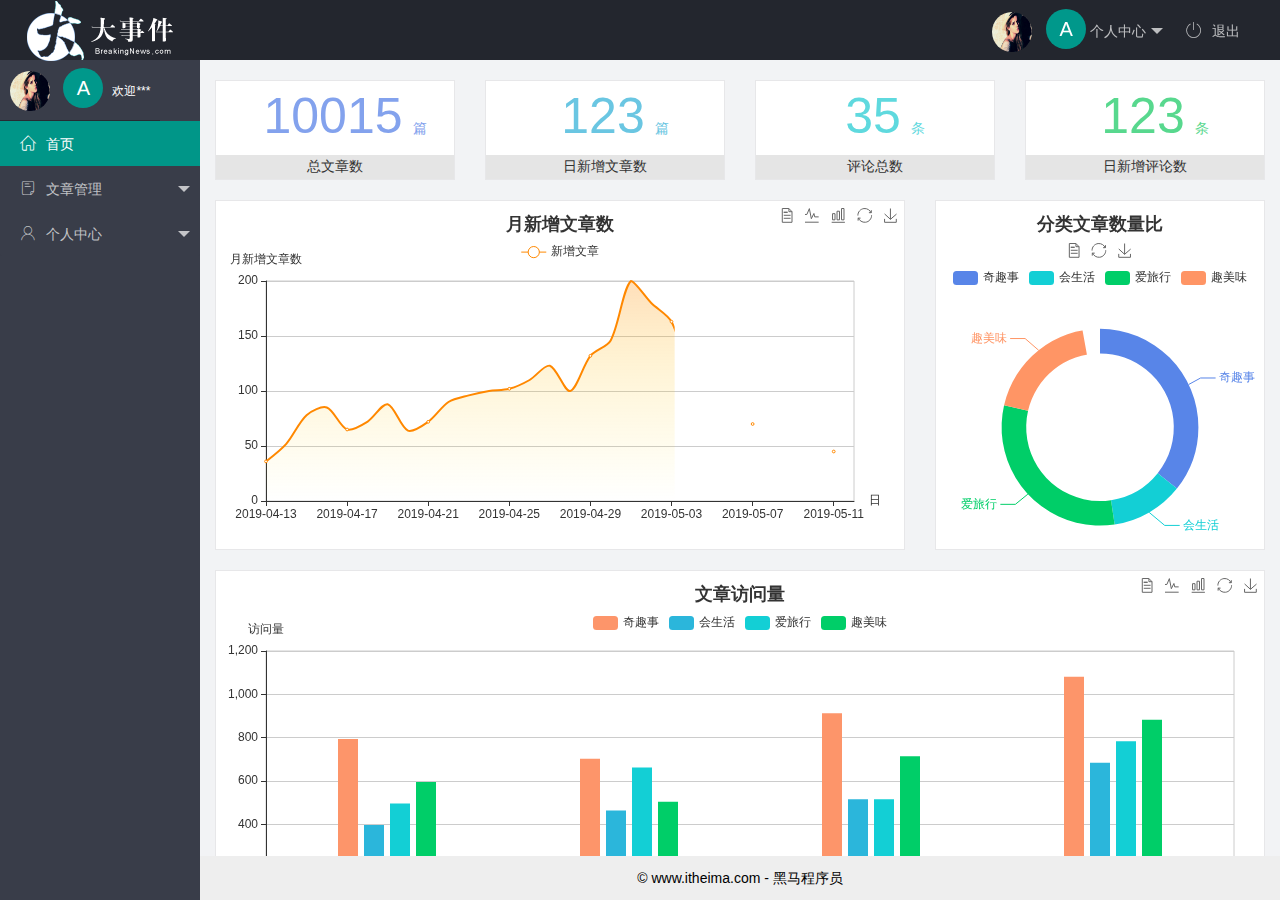
<file: index.html>
<!DOCTYPE html>
<html lang="en">

<head>
  <meta charset="UTF-8">
  <meta name="viewport" content="width=device-width, initial-scale=1.0">
  <title>Document</title>
  <!-- 引入layui css样式表 -->
  <link rel="stylesheet" href="/assets/lib/layui/css/layui.css">
  <link rel="stylesheet" href="/assets/fonts/iconfont.css">
  <link rel="stylesheet" href="/assets/css/index.css">
</head>

<body class="layui-layout-body">
  <div class="layui-layout layui-layout-admin">
    <div class="layui-header">
      <div class="layui-logo">
        <img src="/assets/images/logo.png" alt="">
      </div>
      <!-- 头部区域（可配合layui已有的水平导航） -->
      <ul class="layui-nav layui-layout-right">
        <li class="layui-nav-item">
          <a href="javascript:;" class="user-info">
            <img src="/assets/images/sample2.jpg" class="layui-nav-img">
            <span class="text-avatar">A</span>
            个人中心
          </a>
          <dl class="layui-nav-child">
            <dd><a href="/user/userInfo.html" target="fm">基本资料</a></dd>
            <dd><a href="/user/user_avatar.html" target="fm">更换头像</a></dd>
            <dd><a href="/user/userPwd.html" target="fm">重置密码</a></dd>
          </dl>
        </li>
        <li class="layui-nav-item"><a href="javascript:;" id="logoutBtn">
            <span class="iconfont icon-tuichu"></span>退出</a></li>
      </ul>
    </div>

    <div class="layui-side layui-bg-black">
      <div class="layui-side-scroll">
        <!-- user-info区域 -->
        <div class="user-info">
          <img src="/assets/images/sample2.jpg" class="layui-nav-img">
          <span class="text-avatar">A</span>
          <span id="welcome">欢迎***</span>
        </div>
        <!-- 左侧导航区域（可配合layui已有的垂直导航） -->
        <ul class="layui-nav layui-nav-tree" lay-shrink="all">
          <li class="layui-nav-item layui-this"><a href="/home/dashboard.html" target="fm">
              <span class="iconfont icon-home"></span>首页</a></li>
          <li class="layui-nav-item">
            <a class="" href="javascript:;">
              <span class="iconfont icon-16"></span>文章管理</a>
            <dl class="layui-nav-child">
              <dd>
                <a href="/artical/artical_cate.html" target="fm">
                  <i class="layui-icon layui-icon-file"></i>文章类别
                </a>
              </dd>
              <dd><a href="/artical/artical_list.html" target="fm">
                  <i class="layui-icon layui-icon-form"></i>文章列表</a></dd>
              <dd><a href="/artical/artical_send.html" target="fm">
                  <i class="layui-icon layui-icon-upload-circle"></i>发布文章</a></dd>
            </dl>
          </li>
          <li class="layui-nav-item">
            <a href="javascript:;">
              <span class="iconfont icon-user"></span>个人中心</a>
            <dl class="layui-nav-child">
              <dd><a href="/user/userInfo.html" target="fm">
                  <i class="layui-icon layui-icon-set-fill"></i>基本资料</a></dd>
              <dd><a href="/user/user_avatar.html" target="fm">
                  <i class="layui-icon layui-icon-picture"></i>更换头像</a></dd>
              <dd><a href="/user/userPwd.html" target="fm">
                  <i class="layui-icon layui-icon-password"></i>重置密码
                </a></dd>
            </dl>
          </li>
        </ul>
      </div>
    </div>

    <div class="layui-body">
      <iframe name="fm" src="/home/dashboard.html" frameborder="0"></iframe>
      <div style="padding: 15px;">内容主体区域</div>
    </div>

    <div class="layui-footer">
      <!-- 底部固定区域 -->
      © www.itheima.com - 黑马程序员
    </div>
  </div>
  <!-- 引入layui的js -->
  <script src="./assets/lib/layui/layui.all.js"></script>
  <!-- 引入Jquery -->
  <script src="/assets/lib/jquery.js"></script>
  <!-- 引入补充自动根路径的预处理baseAPI.js -->
  <script src="/assets/js/baseAPI.js"></script>
  <!-- 引入自己的Js -->
  <script src="/assets/js/index.js"></script>
</body>

</html>
</file>
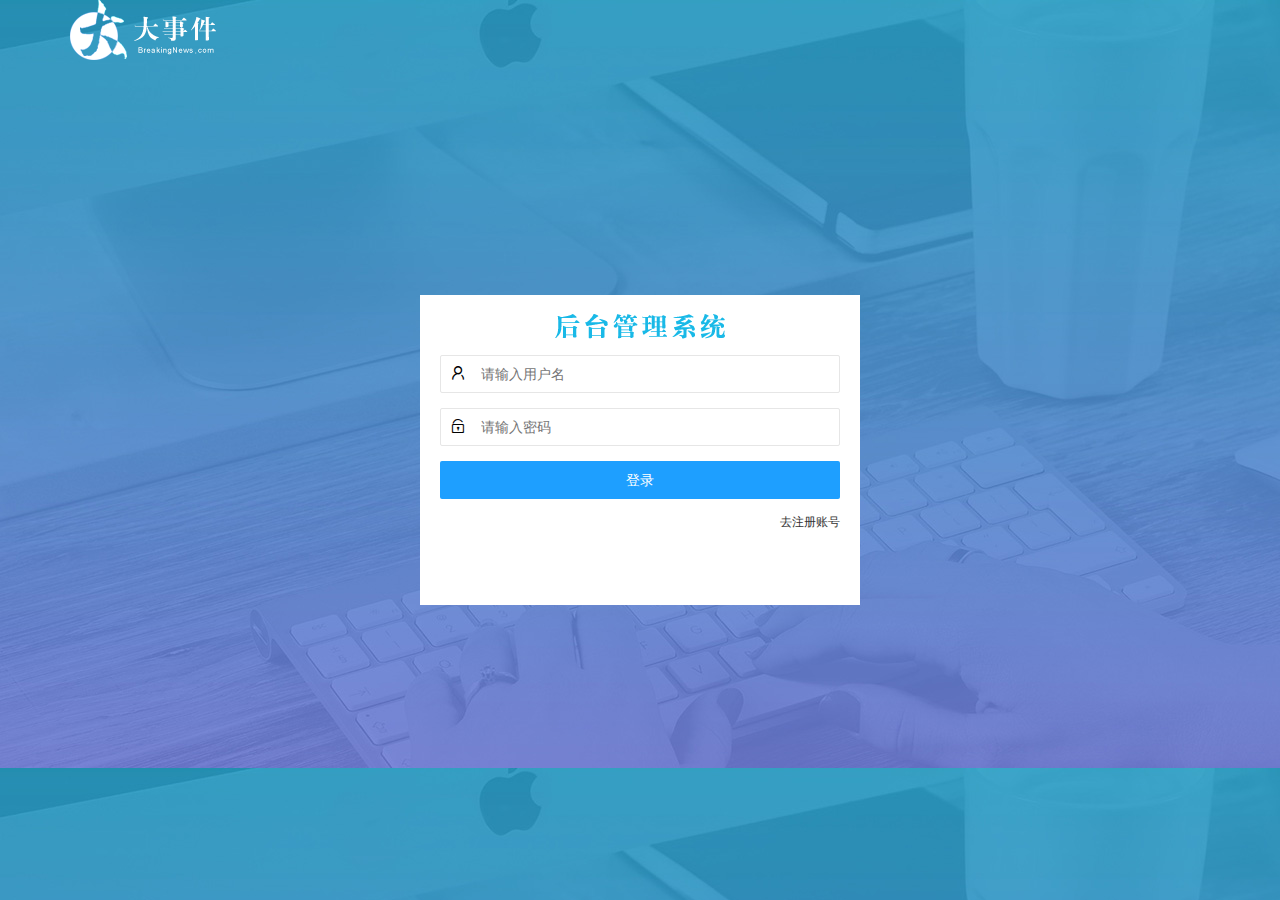
<file: login.html>
<!DOCTYPE html>
<html lang="en">

<head>
  <meta charset="UTF-8">
  <meta name="viewport" content="width=device-width, initial-scale=1.0">
  <title>Document</title>
  <!-- 引入layui的css -->
  <link rel="stylesheet" href="./assets/lib/layui/css/layui.css">
  <!-- 引入login的 css样式 -->
  <link rel="stylesheet" href="./assets/css/login.css">
</head>

<body>
  <!-- 顶部logo区域 -->
  <div class="logo layui-main">
    <img src="./assets/images/logo.png" alt="">
  </div>
  <!-- 登录注册区域 -->
  <div class="loginAndReg">
    <div class="title-box">
      <img src="./assets/images/login_title.png" alt="">
    </div>
    <!-- 登录表单 -->
    <form action="" class="layui-form login">
      <!-- 用户名 -->
      <div class="layui-form-item">
        <i class="layui-icon layui-icon-username"></i>
        <input type="text" name="username" required lay-verify="required" placeholder="请输入用户名" autocomplete="off"
          class="layui-input">
      </div>
      <!-- 密码框 -->
      <div class="layui-form-item">
        <i class="layui-icon layui-icon-password"></i>
        <input type="password" name="password" required lay-verify="required|pwd" placeholder="请输入密码" autocomplete="off"
          class="layui-input">
      </div>
      <div class="layui-form-item">
        <button lay-submit class="layui-btn layui-btn-normal layui-btn-fluid">登录</button>
      </div>
      <div class="layui-form-item">
        <a href="javascript:;" class="links" id="goReg">去注册账号</a>
      </div>
    </form>
    <!-- 注册表单 -->
    <form action="" class="layui-form reg" id="reg_form">
      <div class="layui-form-item">
        <i class="layui-icon layui-icon-username"></i>
        <input type="text" name="username" required lay-verify="required" placeholder="请输入用户名" autocomplete="off"
          class="layui-input">
      </div>
      <!-- 密码框 -->
      <div class="layui-form-item">
        <i class="layui-icon layui-icon-password"></i>
        <input type="password" name="password" required lay-verify="required|pwd" placeholder="请输入密码" autocomplete="off"
          class="layui-input">
      </div>
      <div class="layui-form-item">
        <i class="layui-icon layui-icon-password"></i>
        <input type="password" name="repassword" required lay-verify="required|repwd" placeholder="请再次输入密码"
          autocomplete="off" class="layui-input">
      </div>
      <div class="layui-form-item">
        <button class="layui-btn layui-btn-normal layui-btn-fluid" lay-submit>注册</button>
      </div>
      <div class="layui-form-item">
        <a href="javascript:;" class="links" id="goLogin">去登录</a>
      </div>
    </form>
  </div>
  <!-- 导入layui的js -->
  <script src="./assets/lib/layui/layui.all.js"></script>
  <!-- 导入jqurery -->
  <script src="./assets/lib/jquery.js"></script>
  <!-- 导入自己的js -->
  <script src="./assets/js/login.js"></script>
</body>

</html>
</file>
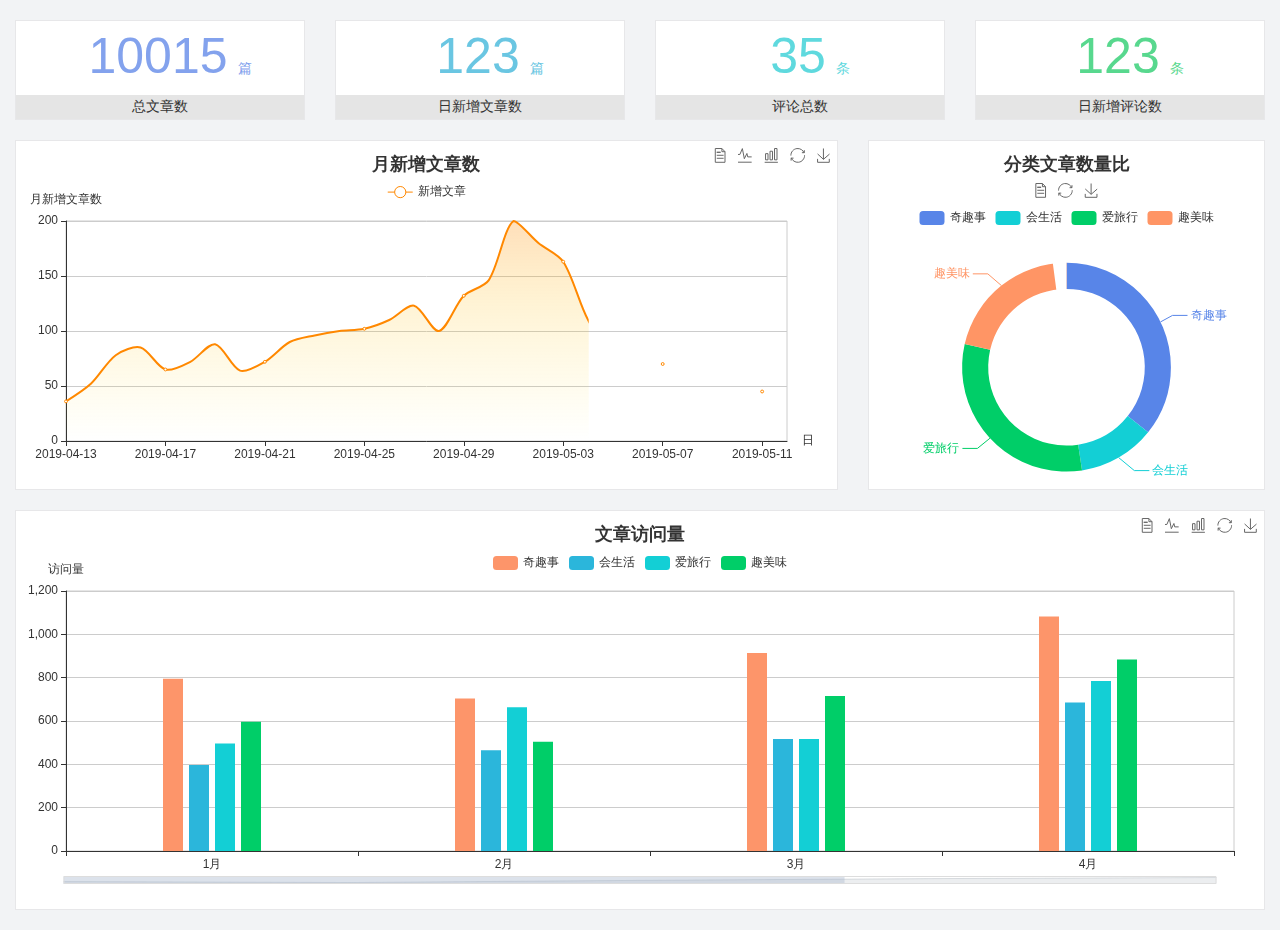
<file: home/dashboard.html>
<!DOCTYPE html>
<html lang="en">

<head>
  <meta charset="UTF-8">
  <meta name="viewport" content="width=device-width, initial-scale=1.0">
  <meta http-equiv="X-UA-Compatible" content="ie=edge">
  <title>图表统计</title>
  <link rel="stylesheet" href="../../assets/lib/bootstrap.css" />
  <link rel="stylesheet" href="../../assets/lib/main.css" />
  <script src="../../assets/lib/jquery.js"></script>
  <script type="text/javascript" src="../../assets/lib/echarts.min.js"></script>
</head>

<body>
  <div class="container-fluid">
    <div class="row spannel_list">
      <div class="col-sm-3 col-xs-6">
        <div class="spannel">
          <em>10015</em><span>篇</span>
          <b>总文章数</b>
        </div>
      </div>
      <div class="col-sm-3 col-xs-6">
        <div class="spannel scolor01">
          <em>123</em><span>篇</span>
          <b>日新增文章数</b>
        </div>
      </div>
      <div class="col-sm-3 col-xs-6">
        <div class="spannel scolor02">
          <em>35</em><span>条</span>
          <b>评论总数</b>
        </div>
      </div>
      <div class="col-sm-3 col-xs-6">
        <div class="spannel scolor03">
          <em>123</em><span>条</span>
          <b>日新增评论数</b>
        </div>
      </div>
    </div>
  </div>

  <div class="container-fluid">
    <div class="row curve-pie">
      <div class="col-lg-8 col-md-8">
        <div class="gragh_pannel" id="curve_show"></div>
      </div>
      <div class="col-lg-4 col-md-4">
        <div class="gragh_pannel" id="pie_show"></div>
      </div>
    </div>
  </div>

  <div class="container-fluid">
    <div class="column_pannel" id="column_show"></div>
  </div>

  <script>
    var oChart = echarts.init(document.getElementById('curve_show'));
    var aList_all = [
      { 'count': 36, 'date': '2019-04-13' },
      { 'count': 52, 'date': '2019-04-14' },
      { 'count': 78, 'date': '2019-04-15' },
      { 'count': 85, 'date': '2019-04-16' },
      { 'count': 65, 'date': '2019-04-17' },
      { 'count': 72, 'date': '2019-04-18' },
      { 'count': 88, 'date': '2019-04-19' },
      { 'count': 64, 'date': '2019-04-20' },
      { 'count': 72, 'date': '2019-04-21' },
      { 'count': 90, 'date': '2019-04-22' },
      { 'count': 96, 'date': '2019-04-23' },
      { 'count': 100, 'date': '2019-04-24' },
      { 'count': 102, 'date': '2019-04-25' },
      { 'count': 110, 'date': '2019-04-26' },
      { 'count': 123, 'date': '2019-04-27' },
      { 'count': 100, 'date': '2019-04-28' },
      { 'count': 132, 'date': '2019-04-29' },
      { 'count': 146, 'date': '2019-04-30' },
      { 'count': 200, 'date': '2019-05-01' },
      { 'count': 180, 'date': '2019-05-02' },
      { 'count': 163, 'date': '2019-05-03' },
      { 'count': 110, 'date': '2019-05-04' },
      { 'count': 80, 'date': '2019-05-05' },
      { 'count': 82, 'date': '2019-05-06' },
      { 'count': 70, 'date': '2019-05-07' },
      { 'count': 65, 'date': '2019-05-08' },
      { 'count': 54, 'date': '2019-05-09' },
      { 'count': 40, 'date': '2019-05-10' },
      { 'count': 45, 'date': '2019-05-11' },
      { 'count': 38, 'date': '2019-05-12' },
    ];

    let aCount = [];
    let aDate = [];

    for (var i = 0; i < aList_all.length; i++) {
      aCount.push(aList_all[i].count);
      aDate.push(aList_all[i].date);
    }

    var chartopt = {
      title: {
        text: '月新增文章数',
        left: 'center',
        top: '10'
      },
      tooltip: {
        trigger: 'axis'
      },
      legend: {
        data: ['新增文章'],
        top: '40'
      },
      toolbox: {
        show: true,
        feature: {
          mark: { show: true },
          dataView: { show: true, readOnly: false },
          magicType: { show: true, type: ['line', 'bar'] },
          restore: { show: true },
          saveAsImage: { show: true }
        }
      },
      calculable: true,
      xAxis: [
        {
          name: '日',
          type: 'category',
          boundaryGap: false,
          data: aDate
        }
      ],
      yAxis: [
        {
          name: '月新增文章数',
          type: 'value'
        }
      ],
      series: [
        {
          name: '新增文章',
          type: 'line',
          smooth: true,
          itemStyle: { normal: { areaStyle: { type: 'default' }, color: '#f80' }, lineStyle: { color: '#f80' } },
          data: aCount
        }],
      areaStyle: {
        normal: {
          color: new echarts.graphic.LinearGradient(0, 0, 0, 1, [{
            offset: 0,
            color: 'rgba(255,136,0,0.39)'
          }, {
            offset: .34,
            color: 'rgba(255,180,0,0.25)'
          }, {
            offset: 1,
            color: 'rgba(255,222,0,0.00)'
          }])

        }
      },
      grid: {
        show: true,
        x: 50,
        x2: 50,
        y: 80,
        height: 220
      }
    };

    oChart.setOption(chartopt);


    var oPie = echarts.init(document.getElementById('pie_show'));
    var oPieopt =
    {
      title: {
        top: 10,
        text: '分类文章数量比',
        x: 'center'
      },
      tooltip: {
        trigger: 'item',
        formatter: "{a} <br/>{b} : {c} ({d}%)"
      },
      color: ['#5885e8', '#13cfd5', '#00ce68', '#ff9565'],
      legend: {
        x: 'center',
        top: 65,
        data: ['奇趣事', '会生活', '爱旅行', '趣美味']
      },
      toolbox: {
        show: true,
        x: 'center',
        top: 35,
        feature: {
          mark: { show: true },
          dataView: { show: true, readOnly: false },
          magicType: {
            show: true,
            type: ['pie', 'funnel'],
            option: {
              funnel: {
                x: '25%',
                width: '50%',
                funnelAlign: 'left',
                max: 1548
              }
            }
          },
          restore: { show: true },
          saveAsImage: { show: true }
        }
      },
      calculable: true,
      series: [
        {
          name: '访问来源',
          type: 'pie',
          radius: ['45%', '60%'],
          center: ['50%', '65%'],
          data: [
            { value: 300, name: '奇趣事' },
            { value: 100, name: '会生活' },
            { value: 260, name: '爱旅行' },
            { value: 180, name: '趣美味' }
          ]
        }
      ]
    };
    oPie.setOption(oPieopt);



    var oColumn = this.echarts.init(document.getElementById('column_show'));
    var oColumnopt =
    {
      title: {
        text: '文章访问量',
        left: 'center',
        top: '10'
      },
      tooltip: {
        trigger: 'axis'
      },
      legend: {
        data: ['奇趣事', '会生活', '爱旅行', '趣美味'],
        top: '40'
      },
      toolbox: {
        show: true,
        feature: {
          mark: { show: true },
          dataView: { show: true, readOnly: false },
          magicType: { show: true, type: ['line', 'bar'] },
          restore: { show: true },
          saveAsImage: { show: true }
        }
      },
      calculable: true,
      xAxis: [
        {
          type: 'category',
          data: ['1月', '2月', '3月', '4月', '5月']
        }
      ],
      yAxis: [
        {
          name: '访问量',
          type: 'value'
        }
      ],
      series: [
        {
          name: '奇趣事',
          type: 'bar',
          barWidth: 20,
          itemStyle: {
            normal: { areaStyle: { type: 'default' }, color: '#fd956a' }
          },
          data: [800, 708, 920, 1090, 1200]
        },
        {
          name: '会生活',
          type: 'bar',
          barWidth: 20,
          itemStyle: {
            normal: { areaStyle: { type: 'default' }, color: '#2bb6db' }
          },
          data: [400, 468, 520, 690, 800]
        },
        {
          name: '爱旅行',
          type: 'bar',
          barWidth: 20,
          itemStyle: {
            normal: { areaStyle: { type: 'default' }, color: '#13cfd5' }
          },
          data: [500, 668, 520, 790, 900]
        },
        {
          name: '趣美味',
          type: 'bar',
          barWidth: 20,
          itemStyle: {
            normal: { areaStyle: { type: 'default' }, color: '#00ce68' }
          },
          data: [600, 508, 720, 890, 1000]
        }
      ],
      grid: {
        show: true,
        x: 50,
        x2: 30,
        y: 80,
        height: 260
      },
      dataZoom: [//给x轴设置滚动条
        {
          start: 0,//默认为0
          end: 100 - 1000 / 31,//默认为100
          type: 'slider',
          show: true,
          xAxisIndex: [0],
          handleSize: 0,//滑动条的 左右2个滑动条的大小
          height: 8,//组件高度
          left: 45, //左边的距离
          right: 50,//右边的距离
          bottom: 26,//右边的距离
          handleColor: '#ddd',//h滑动图标的颜色
          handleStyle: {
            borderColor: "#cacaca",
            borderWidth: "1",
            shadowBlur: 2,
            background: "#ddd",
            shadowColor: "#ddd",
          }
        }]
    };
    oColumn.setOption(oColumnopt);
  </script>
</body>

</html>
</file>
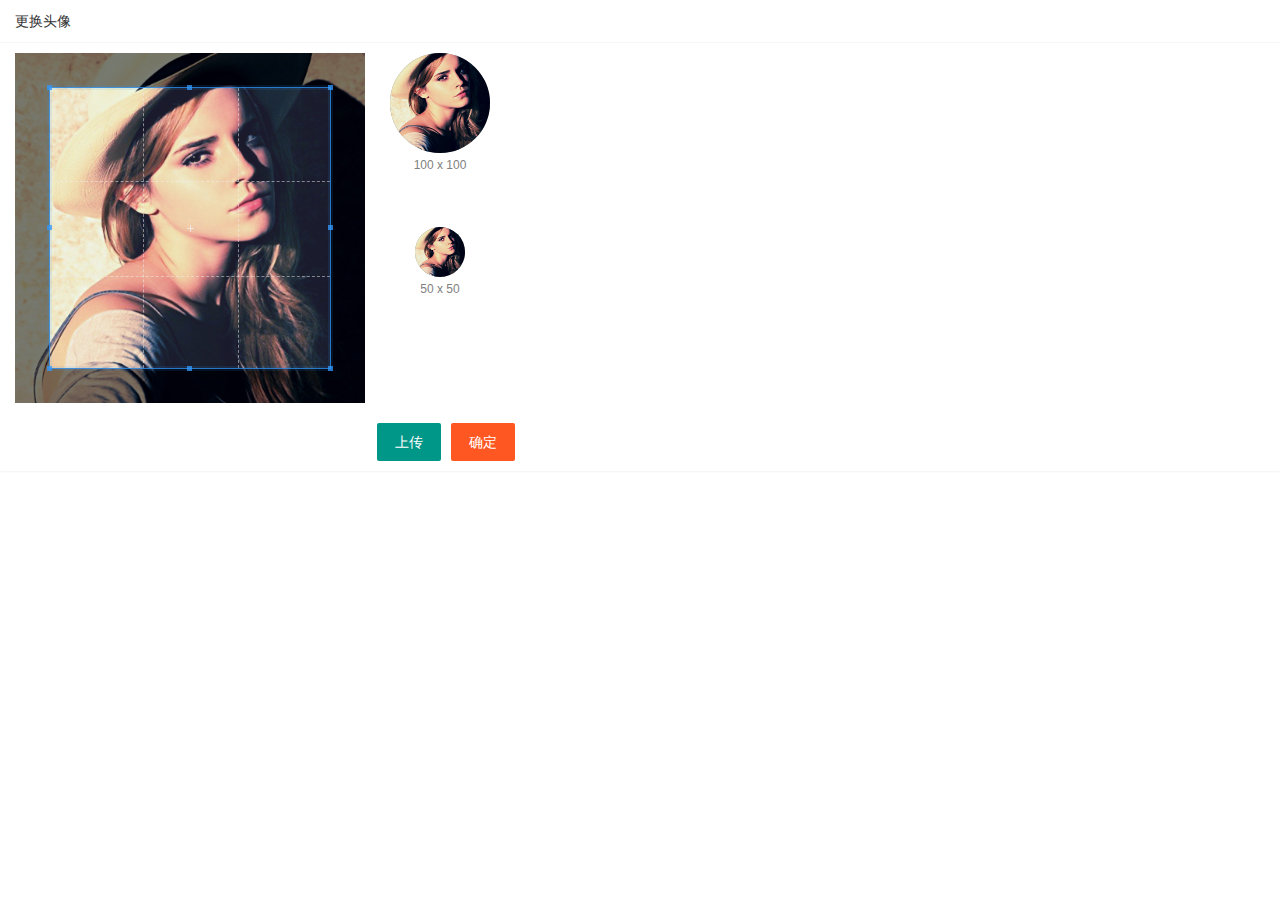
<file: user/user_avatar.html>
<!DOCTYPE html>
<html lang="en">

<head>
  <meta charset="UTF-8">
  <meta name="viewport" content="width=device-width, initial-scale=1.0">
  <title>Document</title>
  <link rel="stylesheet" href="../assets/lib/layui/css/layui.css">
  <link rel="stylesheet" href="../assets/lib/cropper/cropper.css">
  <link rel="stylesheet" href="../assets/css/user_avatar.css">
</head>

<body>

  <div class="layui-card">
    <div class="layui-card-header">更换头像</div>
    <div class="layui-card-body">
      <!-- 第一行的图片裁剪和预览区域 -->
      <div class="row1">
        <!-- 图片裁剪区域 -->
        <div class="cropper-box">
          <!-- 这个 img 标签很重要，将来会把它初始化为裁剪区域 -->
          <img id="image" src="/assets/images/sample.jpg" />
        </div>
        <!-- 图片的预览区域 -->
        <div class="preview-box">
          <div>
            <!-- 宽高为 100px 的预览区域 -->
            <div class="img-preview w100"></div>
            <p class="size">100 x 100</p>
          </div>
          <div>
            <!-- 宽高为 50px 的预览区域 -->
            <div class="img-preview w50"></div>
            <p class="size">50 x 50</p>
          </div>
        </div>
      </div>
      <!-- 第二行的按钮区域 -->
      <div class="row2">
        <input type="file" id="file" accept="image/png,image/jpeg">
        <button type="button" class="layui-btn" id="sendImgBtn">上传</button>
        <button type="button" class="layui-btn layui-btn-danger" id="sure">确定</button>
      </div>
    </div>
  </div>
  <script src="../assets/lib/layui/layui.all.js"></script>
  <script src="../assets/lib/jquery.js"></script>
  <script src="../assets/lib/cropper/Cropper.js"></script>
  <script src="../assets/lib/cropper/jquery-cropper.js"></script>
  <script src="../assets/js/baseAPI.js"></script>
  <script src="../assets/js/user_avatar.js"></script>
</body>

</html>
</file>
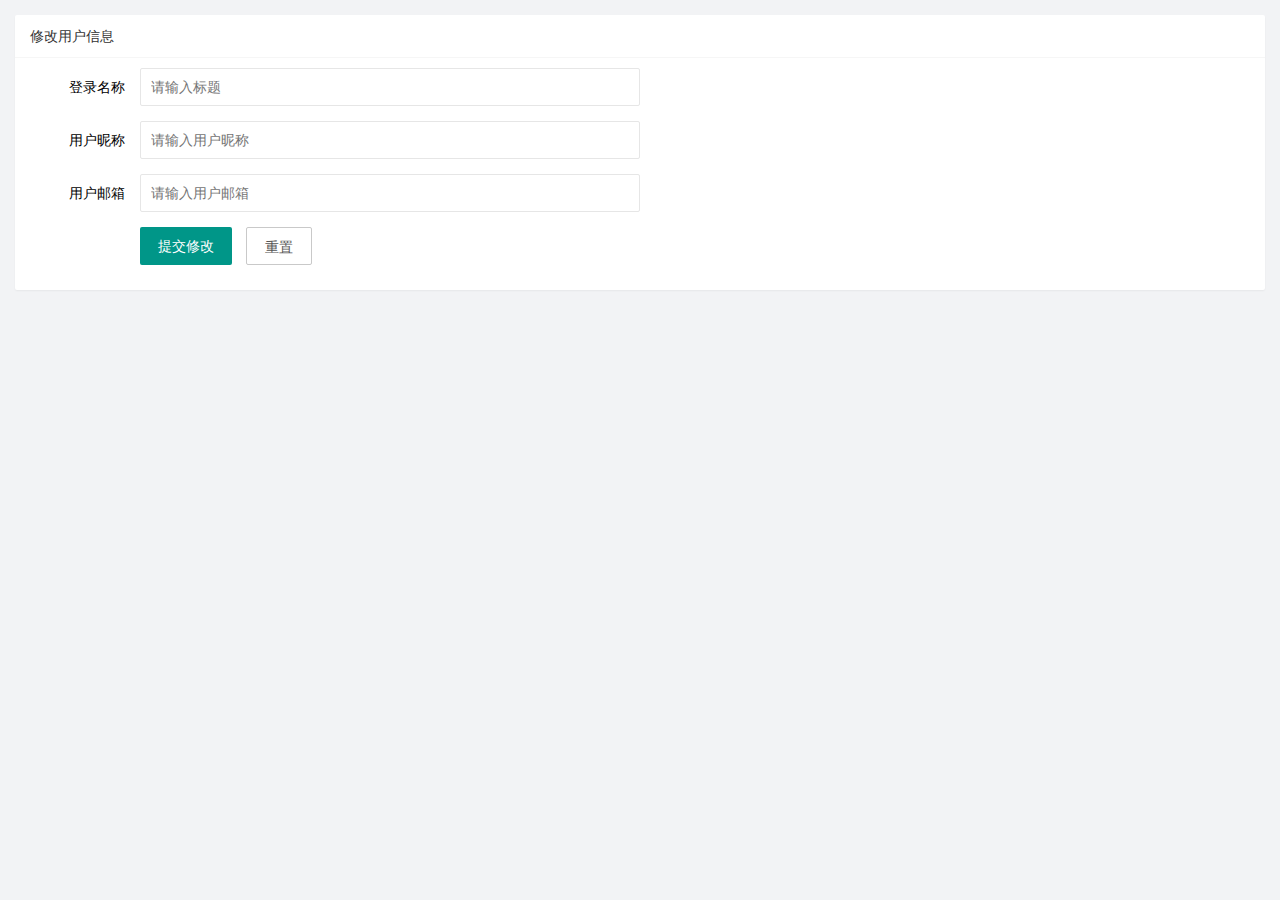
<file: user/userInfo.html>
<!DOCTYPE html>
<html lang="en">

<head>
  <meta charset="UTF-8">
  <meta name="viewport" content="width=device-width, initial-scale=1.0">
  <title>Document</title>
  <!-- 引入layui.css样式表 -->
  <link rel="stylesheet" href="../assets/lib/layui/css/layui.css">
  <!-- 引入userInfo样式表 -->
  <link rel="stylesheet" href="../assets/css/userInfo.css">
</head>

<body>
  <div class="layui-card">
    <div class="layui-card-header">修改用户信息</div>
    <div class="layui-card-body">
      <form class="layui-form" lay-filter="formUserInfo" id="modForm">
        <input type="hidden" name="id">
        <!-- 登录名称 -->
        <div class="layui-form-item">
          <label class="layui-form-label">登录名称</label>
          <div class="layui-input-block">
            <input type="text" name="username" required lay-verify="required" placeholder="请输入标题" autocomplete="off"
              class="layui-input" readonly>
          </div>
        </div>
        <!-- 用户昵称 -->
        <div class="layui-form-item">
          <label class="layui-form-label">用户昵称</label>
          <div class="layui-input-block">
            <input type="text" name="nickname" required lay-verify="required|nickname" placeholder="请输入用户昵称"
              autocomplete="off" class="layui-input">
          </div>
        </div>
        <!-- 用户邮箱 -->
        <div class="layui-form-item">
          <label class="layui-form-label">用户邮箱</label>
          <div class="layui-input-block">
            <input type="text" name="email" required lay-verify="required|email" placeholder="请输入用户邮箱"
              autocomplete="off" class="layui-input">
          </div>
        </div>
        <!-- 提交重置按钮区域 -->
        <div class="layui-form-item">
          <div class="layui-input-block">
            <button class="layui-btn" lay-submit lay-filter="formDemo" id="modBtn">提交修改</button>
            <button type="reset" class="layui-btn layui-btn-primary" id="resetBtn">重置</button>
          </div>
        </div>
      </form>
    </div>
  </div>
  <!-- 引入layui的js -->
  <script src="../assets/lib/layui/layui.all.js"></script>
  <!-- 引入jquery -->
  <script src="../assets/lib/jquery.js"></script>
  <!-- 引入baseAPI.js -->
  <script src="../assets/js/baseAPI.js"></script>
  <!-- 引入userInfo的js -->
  <script src="../assets/js/userInfo.js"></script>
</body>

</html>
</file>
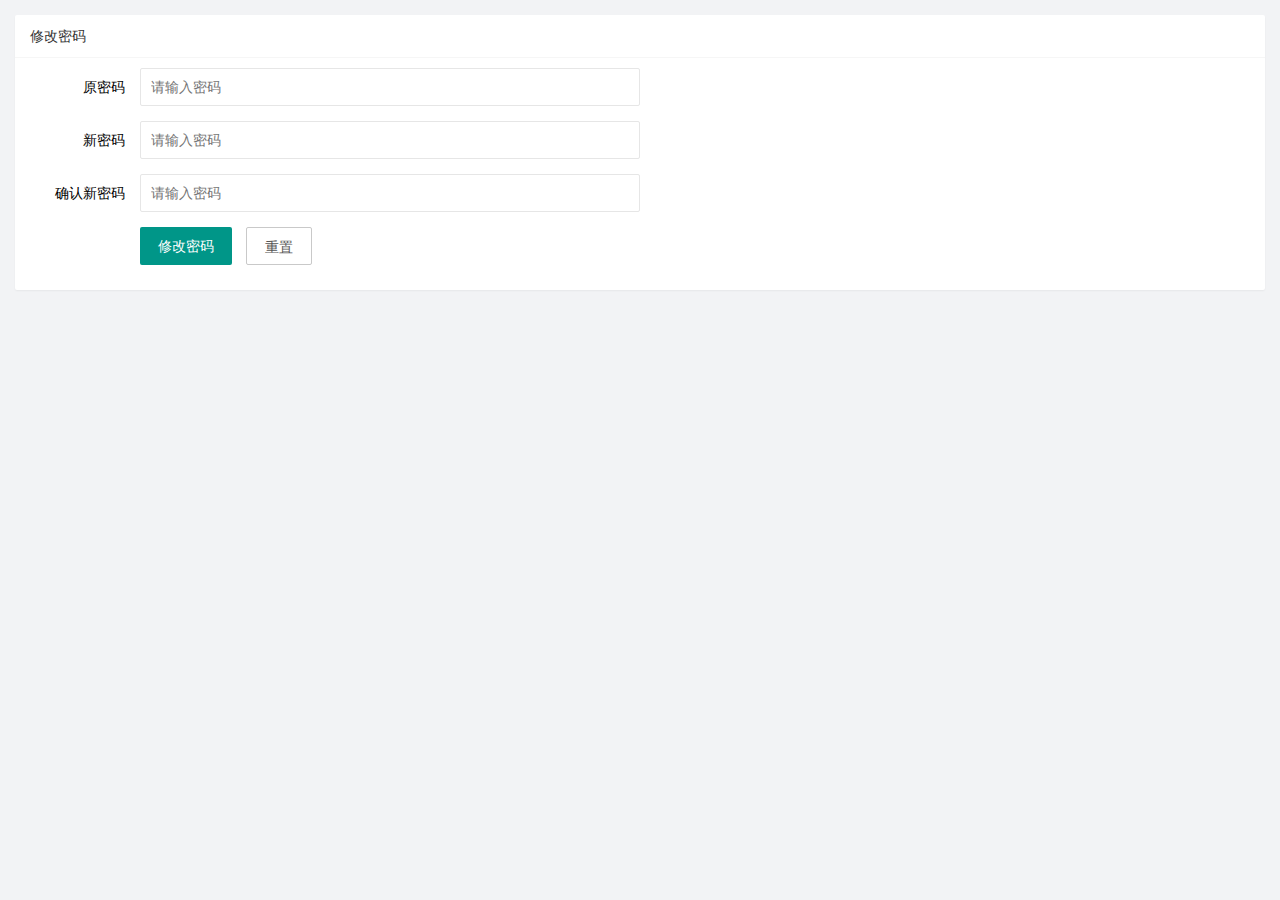
<file: user/userPwd.html>
<!DOCTYPE html>
<html lang="en">

<head>
  <meta charset="UTF-8">
  <meta name="viewport" content="width=device-width, initial-scale=1.0">
  <title>Document</title>
  <!-- 引入layui样式表 -->
  <link rel="stylesheet" href="../assets/lib/layui/css/layui.css">
  <link rel="stylesheet" href="../assets/css/userInfo.css">
</head>

<body>
  <div class="layui-card" id="pwdForm">
    <div class="layui-card-header">修改密码</div>
    <div class="layui-card-body">
      <form class="layui-form" action="">
        <!-- 原密码 -->
        <div class="layui-form-item">
          <label class="layui-form-label">原密码</label>
          <div class="layui-input-inline">
            <input type="password" name="oldPwd" required lay-verify="required|pwd" placeholder="请输入密码"
              autocomplete="off" class="layui-input">
          </div>
        </div>
        <!-- 新密码 -->
        <div class="layui-form-item">
          <label class="layui-form-label">新密码</label>
          <div class="layui-input-inline">
            <input type="password" name="newPwd" required lay-verify="required|pwd|samePwd" placeholder="请输入密码"
              autocomplete="off" class="layui-input">
          </div>
        </div>
        <!-- 确认密码 -->
        <div class="layui-form-item">
          <label class="layui-form-label">确认新密码</label>
          <div class="layui-input-inline">
            <input type="password" name="rePwd" required lay-verify="required|pwd|rePwd" placeholder="请输入密码"
              autocomplete="off" class="layui-input">
          </div>
        </div>
        <!-- 修改和重置按钮 -->
        <div class="layui-form-item">
          <div class="layui-input-block">
            <button class="layui-btn" lay-submit lay-filter="formDemo" id="modPwd">修改密码</button>
            <button type="reset" class="layui-btn layui-btn-primary" id="resetPwd">重置</button>
          </div>
        </div>
      </form>
    </div>
  </div>
  <!-- 引入layui的js -->
  <script src="../assets/lib/layui/layui.all.js"></script>
  <!-- 引入jQuery的js文件 -->
  <script src="../assets/lib/jquery.js"></script>
  <!-- 引入baseAPI的js -->
  <script src="../assets/js/baseAPI.js"></script>
  <!-- 引入该页面的userPwd的js -->
  <script src="../assets/js/userPwd.js"></script>
</body>

</html>
</file>
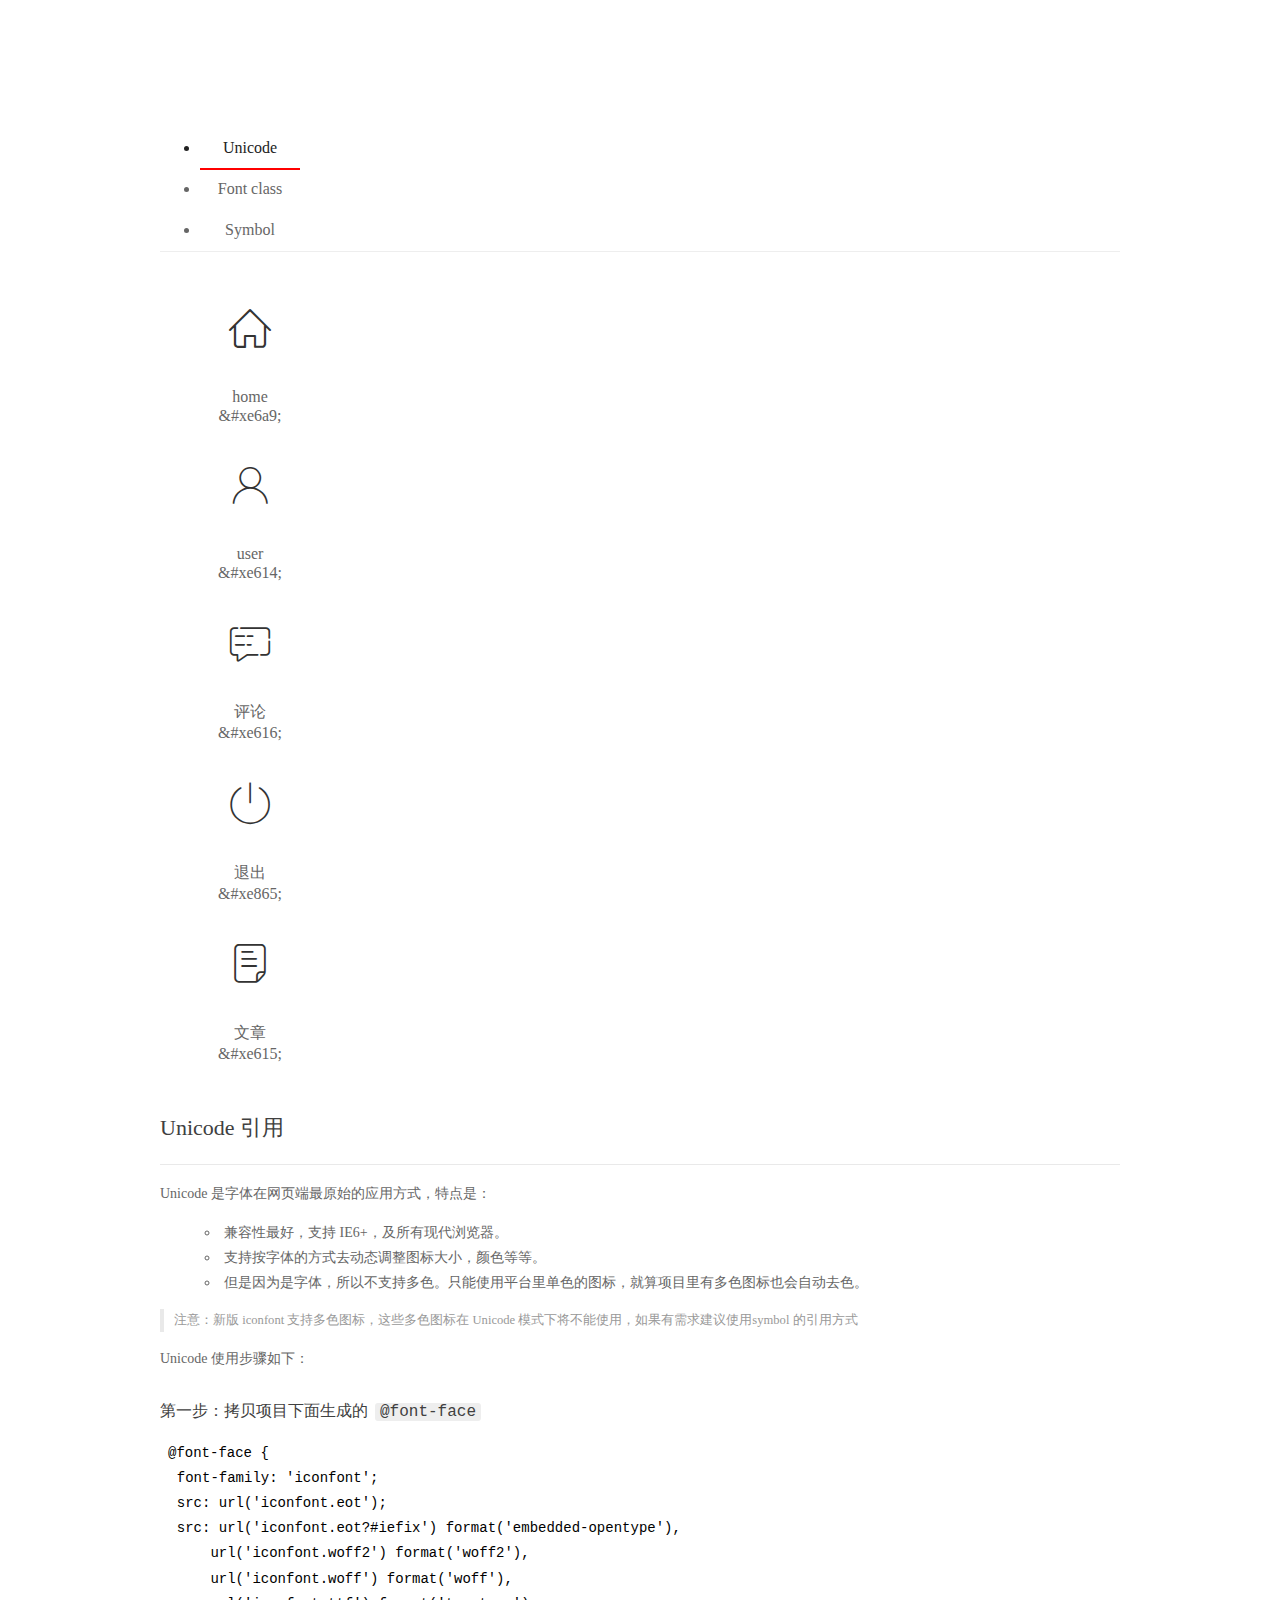
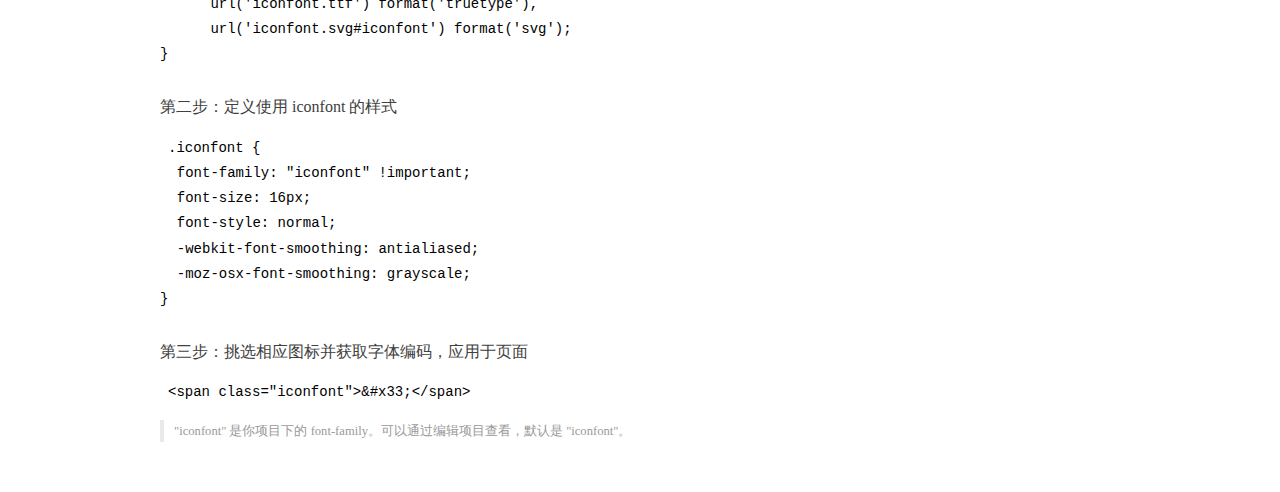
<file: assets/fonts/demo_index.html>
<!DOCTYPE html>
<html>
<head>
  <meta charset="utf-8"/>
  <title>IconFont Demo</title>
  <link rel="shortcut icon" href="https://gtms04.alicdn.com/tps/i4/TB1_oz6GVXXXXaFXpXXJDFnIXXX-64-64.ico" type="image/x-icon"/>
  <link rel="stylesheet" href="https://g.alicdn.com/thx/cube/1.3.2/cube.min.css">
  <link rel="stylesheet" href="demo.css">
  <link rel="stylesheet" href="iconfont.css">
  <script src="iconfont.js"></script>
  <!-- jQuery -->
  <script src="https://a1.alicdn.com/oss/uploads/2018/12/26/7bfddb60-08e8-11e9-9b04-53e73bb6408b.js"></script>
  <!-- 代码高亮 -->
  <script src="https://a1.alicdn.com/oss/uploads/2018/12/26/a3f714d0-08e6-11e9-8a15-ebf944d7534c.js"></script>
</head>
<body>
  <div class="main">
    <h1 class="logo"><a href="https://www.iconfont.cn/" title="iconfont 首页" target="_blank">&#xe86b;</a></h1>
    <div class="nav-tabs">
      <ul id="tabs" class="dib-box">
        <li class="dib active"><span>Unicode</span></li>
        <li class="dib"><span>Font class</span></li>
        <li class="dib"><span>Symbol</span></li>
      </ul>
      
    </div>
    <div class="tab-container">
      <div class="content unicode" style="display: block;">
          <ul class="icon_lists dib-box">
          
            <li class="dib">
              <span class="icon iconfont">&#xe6a9;</span>
                <div class="name">home</div>
                <div class="code-name">&amp;#xe6a9;</div>
              </li>
          
            <li class="dib">
              <span class="icon iconfont">&#xe614;</span>
                <div class="name">user</div>
                <div class="code-name">&amp;#xe614;</div>
              </li>
          
            <li class="dib">
              <span class="icon iconfont">&#xe616;</span>
                <div class="name">评论</div>
                <div class="code-name">&amp;#xe616;</div>
              </li>
          
            <li class="dib">
              <span class="icon iconfont">&#xe865;</span>
                <div class="name">退出</div>
                <div class="code-name">&amp;#xe865;</div>
              </li>
          
            <li class="dib">
              <span class="icon iconfont">&#xe615;</span>
                <div class="name">文章</div>
                <div class="code-name">&amp;#xe615;</div>
              </li>
          
          </ul>
          <div class="article markdown">
          <h2 id="unicode-">Unicode 引用</h2>
          <hr>

          <p>Unicode 是字体在网页端最原始的应用方式，特点是：</p>
          <ul>
            <li>兼容性最好，支持 IE6+，及所有现代浏览器。</li>
            <li>支持按字体的方式去动态调整图标大小，颜色等等。</li>
            <li>但是因为是字体，所以不支持多色。只能使用平台里单色的图标，就算项目里有多色图标也会自动去色。</li>
          </ul>
          <blockquote>
            <p>注意：新版 iconfont 支持多色图标，这些多色图标在 Unicode 模式下将不能使用，如果有需求建议使用symbol 的引用方式</p>
          </blockquote>
          <p>Unicode 使用步骤如下：</p>
          <h3 id="-font-face">第一步：拷贝项目下面生成的 <code>@font-face</code></h3>
<pre><code class="language-css"
>@font-face {
  font-family: 'iconfont';
  src: url('iconfont.eot');
  src: url('iconfont.eot?#iefix') format('embedded-opentype'),
      url('iconfont.woff2') format('woff2'),
      url('iconfont.woff') format('woff'),
      url('iconfont.ttf') format('truetype'),
      url('iconfont.svg#iconfont') format('svg');
}
</code></pre>
          <h3 id="-iconfont-">第二步：定义使用 iconfont 的样式</h3>
<pre><code class="language-css"
>.iconfont {
  font-family: "iconfont" !important;
  font-size: 16px;
  font-style: normal;
  -webkit-font-smoothing: antialiased;
  -moz-osx-font-smoothing: grayscale;
}
</code></pre>
          <h3 id="-">第三步：挑选相应图标并获取字体编码，应用于页面</h3>
<pre>
<code class="language-html"
>&lt;span class="iconfont"&gt;&amp;#x33;&lt;/span&gt;
</code></pre>
          <blockquote>
            <p>"iconfont" 是你项目下的 font-family。可以通过编辑项目查看，默认是 "iconfont"。</p>
          </blockquote>
          </div>
      </div>
      <div class="content font-class">
        <ul class="icon_lists dib-box">
          
          <li class="dib">
            <span class="icon iconfont icon-home"></span>
            <div class="name">
              home
            </div>
            <div class="code-name">.icon-home
            </div>
          </li>
          
          <li class="dib">
            <span class="icon iconfont icon-user"></span>
            <div class="name">
              user
            </div>
            <div class="code-name">.icon-user
            </div>
          </li>
          
          <li class="dib">
            <span class="icon iconfont icon-pinglun"></span>
            <div class="name">
              评论
            </div>
            <div class="code-name">.icon-pinglun
            </div>
          </li>
          
          <li class="dib">
            <span class="icon iconfont icon-tuichu"></span>
            <div class="name">
              退出
            </div>
            <div class="code-name">.icon-tuichu
            </div>
          </li>
          
          <li class="dib">
            <span class="icon iconfont icon-16"></span>
            <div class="name">
              文章
            </div>
            <div class="code-name">.icon-16
            </div>
          </li>
          
        </ul>
        <div class="article markdown">
        <h2 id="font-class-">font-class 引用</h2>
        <hr>

        <p>font-class 是 Unicode 使用方式的一种变种，主要是解决 Unicode 书写不直观，语意不明确的问题。</p>
        <p>与 Unicode 使用方式相比，具有如下特点：</p>
        <ul>
          <li>兼容性良好，支持 IE8+，及所有现代浏览器。</li>
          <li>相比于 Unicode 语意明确，书写更直观。可以很容易分辨这个 icon 是什么。</li>
          <li>因为使用 class 来定义图标，所以当要替换图标时，只需要修改 class 里面的 Unicode 引用。</li>
          <li>不过因为本质上还是使用的字体，所以多色图标还是不支持的。</li>
        </ul>
        <p>使用步骤如下：</p>
        <h3 id="-fontclass-">第一步：引入项目下面生成的 fontclass 代码：</h3>
<pre><code class="language-html">&lt;link rel="stylesheet" href="./iconfont.css"&gt;
</code></pre>
        <h3 id="-">第二步：挑选相应图标并获取类名，应用于页面：</h3>
<pre><code class="language-html">&lt;span class="iconfont icon-xxx"&gt;&lt;/span&gt;
</code></pre>
        <blockquote>
          <p>"
            iconfont" 是你项目下的 font-family。可以通过编辑项目查看，默认是 "iconfont"。</p>
        </blockquote>
      </div>
      </div>
      <div class="content symbol">
          <ul class="icon_lists dib-box">
          
            <li class="dib">
                <svg class="icon svg-icon" aria-hidden="true">
                  <use xlink:href="#icon-home"></use>
                </svg>
                <div class="name">home</div>
                <div class="code-name">#icon-home</div>
            </li>
          
            <li class="dib">
                <svg class="icon svg-icon" aria-hidden="true">
                  <use xlink:href="#icon-user"></use>
                </svg>
                <div class="name">user</div>
                <div class="code-name">#icon-user</div>
            </li>
          
            <li class="dib">
                <svg class="icon svg-icon" aria-hidden="true">
                  <use xlink:href="#icon-pinglun"></use>
                </svg>
                <div class="name">评论</div>
                <div class="code-name">#icon-pinglun</div>
            </li>
          
            <li class="dib">
                <svg class="icon svg-icon" aria-hidden="true">
                  <use xlink:href="#icon-tuichu"></use>
                </svg>
                <div class="name">退出</div>
                <div class="code-name">#icon-tuichu</div>
            </li>
          
            <li class="dib">
                <svg class="icon svg-icon" aria-hidden="true">
                  <use xlink:href="#icon-16"></use>
                </svg>
                <div class="name">文章</div>
                <div class="code-name">#icon-16</div>
            </li>
          
          </ul>
          <div class="article markdown">
          <h2 id="symbol-">Symbol 引用</h2>
          <hr>

          <p>这是一种全新的使用方式，应该说这才是未来的主流，也是平台目前推荐的用法。相关介绍可以参考这篇<a href="">文章</a>
            这种用法其实是做了一个 SVG 的集合，与另外两种相比具有如下特点：</p>
          <ul>
            <li>支持多色图标了，不再受单色限制。</li>
            <li>通过一些技巧，支持像字体那样，通过 <code>font-size</code>, <code>color</code> 来调整样式。</li>
            <li>兼容性较差，支持 IE9+，及现代浏览器。</li>
            <li>浏览器渲染 SVG 的性能一般，还不如 png。</li>
          </ul>
          <p>使用步骤如下：</p>
          <h3 id="-symbol-">第一步：引入项目下面生成的 symbol 代码：</h3>
<pre><code class="language-html">&lt;script src="./iconfont.js"&gt;&lt;/script&gt;
</code></pre>
          <h3 id="-css-">第二步：加入通用 CSS 代码（引入一次就行）：</h3>
<pre><code class="language-html">&lt;style&gt;
.icon {
  width: 1em;
  height: 1em;
  vertical-align: -0.15em;
  fill: currentColor;
  overflow: hidden;
}
&lt;/style&gt;
</code></pre>
          <h3 id="-">第三步：挑选相应图标并获取类名，应用于页面：</h3>
<pre><code class="language-html">&lt;svg class="icon" aria-hidden="true"&gt;
  &lt;use xlink:href="#icon-xxx"&gt;&lt;/use&gt;
&lt;/svg&gt;
</code></pre>
          </div>
      </div>

    </div>
  </div>
  <script>
  $(document).ready(function () {
      $('.tab-container .content:first').show()

      $('#tabs li').click(function (e) {
        var tabContent = $('.tab-container .content')
        var index = $(this).index()

        if ($(this).hasClass('active')) {
          return
        } else {
          $('#tabs li').removeClass('active')
          $(this).addClass('active')

          tabContent.hide().eq(index).fadeIn()
        }
      })
    })
  </script>
</body>
</html>
</file>
<file: assets/lib/layui/css/layui.css>
/** layui-v2.5.5 MIT License By https://www.layui.com */
 .layui-inline,img{display:inline-block;vertical-align:middle}h1,h2,h3,h4,h5,h6{font-weight:400}.layui-edge,.layui-header,.layui-inline,.layui-main{position:relative}.layui-body,.layui-edge,.layui-elip{overflow:hidden}.layui-btn,.layui-edge,.layui-inline,img{vertical-align:middle}.layui-btn,.layui-disabled,.layui-icon,.layui-unselect{-moz-user-select:none;-webkit-user-select:none;-ms-user-select:none}.layui-elip,.layui-form-checkbox span,.layui-form-pane .layui-form-label{text-overflow:ellipsis;white-space:nowrap}.layui-breadcrumb,.layui-tree-btnGroup{visibility:hidden}blockquote,body,button,dd,div,dl,dt,form,h1,h2,h3,h4,h5,h6,input,li,ol,p,pre,td,textarea,th,ul{margin:0;padding:0;-webkit-tap-highlight-color:rgba(0,0,0,0)}a:active,a:hover{outline:0}img{border:none}li{list-style:none}table{border-collapse:collapse;border-spacing:0}h4,h5,h6{font-size:100%}button,input,optgroup,option,select,textarea{font-family:inherit;font-size:inherit;font-style:inherit;font-weight:inherit;outline:0}pre{white-space:pre-wrap;white-space:-moz-pre-wrap;white-space:-pre-wrap;white-space:-o-pre-wrap;word-wrap:break-word}body{line-height:24px;font:14px Helvetica Neue,Helvetica,PingFang SC,Tahoma,Arial,sans-serif}hr{height:1px;margin:10px 0;border:0;clear:both}a{color:#333;text-decoration:none}a:hover{color:#777}a cite{font-style:normal;*cursor:pointer}.layui-border-box,.layui-border-box *{box-sizing:border-box}.layui-box,.layui-box *{box-sizing:content-box}.layui-clear{clear:both;*zoom:1}.layui-clear:after{content:'\20';clear:both;*zoom:1;display:block;height:0}.layui-inline{*display:inline;*zoom:1}.layui-edge{display:inline-block;width:0;height:0;border-width:6px;border-style:dashed;border-color:transparent}.layui-edge-top{top:-4px;border-bottom-color:#999;border-bottom-style:solid}.layui-edge-right{border-left-color:#999;border-left-style:solid}.layui-edge-bottom{top:2px;border-top-color:#999;border-top-style:solid}.layui-edge-left{border-right-color:#999;border-right-style:solid}.layui-disabled,.layui-disabled:hover{color:#d2d2d2!important;cursor:not-allowed!important}.layui-circle{border-radius:100%}.layui-show{display:block!important}.layui-hide{display:none!important}@font-face{font-family:layui-icon;src:url(../font/iconfont.eot?v=250);src:url(../font/iconfont.eot?v=250#iefix) format('embedded-opentype'),url(../font/iconfont.woff2?v=250) format('woff2'),url(../font/iconfont.woff?v=250) format('woff'),url(../font/iconfont.ttf?v=250) format('truetype'),url(../font/iconfont.svg?v=250#layui-icon) format('svg')}.layui-icon{font-family:layui-icon!important;font-size:16px;font-style:normal;-webkit-font-smoothing:antialiased;-moz-osx-font-smoothing:grayscale}.layui-icon-reply-fill:before{content:"\e611"}.layui-icon-set-fill:before{content:"\e614"}.layui-icon-menu-fill:before{content:"\e60f"}.layui-icon-search:before{content:"\e615"}.layui-icon-share:before{content:"\e641"}.layui-icon-set-sm:before{content:"\e620"}.layui-icon-engine:before{content:"\e628"}.layui-icon-close:before{content:"\1006"}.layui-icon-close-fill:before{content:"\1007"}.layui-icon-chart-screen:before{content:"\e629"}.layui-icon-star:before{content:"\e600"}.layui-icon-circle-dot:before{content:"\e617"}.layui-icon-chat:before{content:"\e606"}.layui-icon-release:before{content:"\e609"}.layui-icon-list:before{content:"\e60a"}.layui-icon-chart:before{content:"\e62c"}.layui-icon-ok-circle:before{content:"\1005"}.layui-icon-layim-theme:before{content:"\e61b"}.layui-icon-table:before{content:"\e62d"}.layui-icon-right:before{content:"\e602"}.layui-icon-left:before{content:"\e603"}.layui-icon-cart-simple:before{content:"\e698"}.layui-icon-face-cry:before{content:"\e69c"}.layui-icon-face-smile:before{content:"\e6af"}.layui-icon-survey:before{content:"\e6b2"}.layui-icon-tree:before{content:"\e62e"}.layui-icon-upload-circle:before{content:"\e62f"}.layui-icon-add-circle:before{content:"\e61f"}.layui-icon-download-circle:before{content:"\e601"}.layui-icon-templeate-1:before{content:"\e630"}.layui-icon-util:before{content:"\e631"}.layui-icon-face-surprised:before{content:"\e664"}.layui-icon-edit:before{content:"\e642"}.layui-icon-speaker:before{content:"\e645"}.layui-icon-down:before{content:"\e61a"}.layui-icon-file:before{content:"\e621"}.layui-icon-layouts:before{content:"\e632"}.layui-icon-rate-half:before{content:"\e6c9"}.layui-icon-add-circle-fine:before{content:"\e608"}.layui-icon-prev-circle:before{content:"\e633"}.layui-icon-read:before{content:"\e705"}.layui-icon-404:before{content:"\e61c"}.layui-icon-carousel:before{content:"\e634"}.layui-icon-help:before{content:"\e607"}.layui-icon-code-circle:before{content:"\e635"}.layui-icon-water:before{content:"\e636"}.layui-icon-username:before{content:"\e66f"}.layui-icon-find-fill:before{content:"\e670"}.layui-icon-about:before{content:"\e60b"}.layui-icon-location:before{content:"\e715"}.layui-icon-up:before{content:"\e619"}.layui-icon-pause:before{content:"\e651"}.layui-icon-date:before{content:"\e637"}.layui-icon-layim-uploadfile:before{content:"\e61d"}.layui-icon-delete:before{content:"\e640"}.layui-icon-play:before{content:"\e652"}.layui-icon-top:before{content:"\e604"}.layui-icon-friends:before{content:"\e612"}.layui-icon-refresh-3:before{content:"\e9aa"}.layui-icon-ok:before{content:"\e605"}.layui-icon-layer:before{content:"\e638"}.layui-icon-face-smile-fine:before{content:"\e60c"}.layui-icon-dollar:before{content:"\e659"}.layui-icon-group:before{content:"\e613"}.layui-icon-layim-download:before{content:"\e61e"}.layui-icon-picture-fine:before{content:"\e60d"}.layui-icon-link:before{content:"\e64c"}.layui-icon-diamond:before{content:"\e735"}.layui-icon-log:before{content:"\e60e"}.layui-icon-rate-solid:before{content:"\e67a"}.layui-icon-fonts-del:before{content:"\e64f"}.layui-icon-unlink:before{content:"\e64d"}.layui-icon-fonts-clear:before{content:"\e639"}.layui-icon-triangle-r:before{content:"\e623"}.layui-icon-circle:before{content:"\e63f"}.layui-icon-radio:before{content:"\e643"}.layui-icon-align-center:before{content:"\e647"}.layui-icon-align-right:before{content:"\e648"}.layui-icon-align-left:before{content:"\e649"}.layui-icon-loading-1:before{content:"\e63e"}.layui-icon-return:before{content:"\e65c"}.layui-icon-fonts-strong:before{content:"\e62b"}.layui-icon-upload:before{content:"\e67c"}.layui-icon-dialogue:before{content:"\e63a"}.layui-icon-video:before{content:"\e6ed"}.layui-icon-headset:before{content:"\e6fc"}.layui-icon-cellphone-fine:before{content:"\e63b"}.layui-icon-add-1:before{content:"\e654"}.layui-icon-face-smile-b:before{content:"\e650"}.layui-icon-fonts-html:before{content:"\e64b"}.layui-icon-form:before{content:"\e63c"}.layui-icon-cart:before{content:"\e657"}.layui-icon-camera-fill:before{content:"\e65d"}.layui-icon-tabs:before{content:"\e62a"}.layui-icon-fonts-code:before{content:"\e64e"}.layui-icon-fire:before{content:"\e756"}.layui-icon-set:before{content:"\e716"}.layui-icon-fonts-u:before{content:"\e646"}.layui-icon-triangle-d:before{content:"\e625"}.layui-icon-tips:before{content:"\e702"}.layui-icon-picture:before{content:"\e64a"}.layui-icon-more-vertical:before{content:"\e671"}.layui-icon-flag:before{content:"\e66c"}.layui-icon-loading:before{content:"\e63d"}.layui-icon-fonts-i:before{content:"\e644"}.layui-icon-refresh-1:before{content:"\e666"}.layui-icon-rmb:before{content:"\e65e"}.layui-icon-home:before{content:"\e68e"}.layui-icon-user:before{content:"\e770"}.layui-icon-notice:before{content:"\e667"}.layui-icon-login-weibo:before{content:"\e675"}.layui-icon-voice:before{content:"\e688"}.layui-icon-upload-drag:before{content:"\e681"}.layui-icon-login-qq:before{content:"\e676"}.layui-icon-snowflake:before{content:"\e6b1"}.layui-icon-file-b:before{content:"\e655"}.layui-icon-template:before{content:"\e663"}.layui-icon-auz:before{content:"\e672"}.layui-icon-console:before{content:"\e665"}.layui-icon-app:before{content:"\e653"}.layui-icon-prev:before{content:"\e65a"}.layui-icon-website:before{content:"\e7ae"}.layui-icon-next:before{content:"\e65b"}.layui-icon-component:before{content:"\e857"}.layui-icon-more:before{content:"\e65f"}.layui-icon-login-wechat:before{content:"\e677"}.layui-icon-shrink-right:before{content:"\e668"}.layui-icon-spread-left:before{content:"\e66b"}.layui-icon-camera:before{content:"\e660"}.layui-icon-note:before{content:"\e66e"}.layui-icon-refresh:before{content:"\e669"}.layui-icon-female:before{content:"\e661"}.layui-icon-male:before{content:"\e662"}.layui-icon-password:before{content:"\e673"}.layui-icon-senior:before{content:"\e674"}.layui-icon-theme:before{content:"\e66a"}.layui-icon-tread:before{content:"\e6c5"}.layui-icon-praise:before{content:"\e6c6"}.layui-icon-star-fill:before{content:"\e658"}.layui-icon-rate:before{content:"\e67b"}.layui-icon-template-1:before{content:"\e656"}.layui-icon-vercode:before{content:"\e679"}.layui-icon-cellphone:before{content:"\e678"}.layui-icon-screen-full:before{content:"\e622"}.layui-icon-screen-restore:before{content:"\e758"}.layui-icon-cols:before{content:"\e610"}.layui-icon-export:before{content:"\e67d"}.layui-icon-print:before{content:"\e66d"}.layui-icon-slider:before{content:"\e714"}.layui-icon-addition:before{content:"\e624"}.layui-icon-subtraction:before{content:"\e67e"}.layui-icon-service:before{content:"\e626"}.layui-icon-transfer:before{content:"\e691"}.layui-main{width:1140px;margin:0 auto}.layui-header{z-index:1000;height:60px}.layui-header a:hover{transition:all .5s;-webkit-transition:all .5s}.layui-side{position:fixed;left:0;top:0;bottom:0;z-index:999;width:200px;overflow-x:hidden}.layui-side-scroll{position:relative;width:220px;height:100%;overflow-x:hidden}.layui-body{position:absolute;left:200px;right:0;top:0;bottom:0;z-index:998;width:auto;overflow-y:auto;box-sizing:border-box}.layui-layout-body{overflow:hidden}.layui-layout-admin .layui-header{background-color:#23262E}.layui-layout-admin .layui-side{top:60px;width:200px;overflow-x:hidden}.layui-layout-admin .layui-body{position:fixed;top:60px;bottom:44px}.layui-layout-admin .layui-main{width:auto;margin:0 15px}.layui-layout-admin .layui-footer{position:fixed;left:200px;right:0;bottom:0;height:44px;line-height:44px;padding:0 15px;background-color:#eee}.layui-layout-admin .layui-logo{position:absolute;left:0;top:0;width:200px;height:100%;line-height:60px;text-align:center;color:#009688;font-size:16px}.layui-layout-admin .layui-header .layui-nav{background:0 0}.layui-layout-left{position:absolute!important;left:200px;top:0}.layui-layout-right{position:absolute!important;right:0;top:0}.layui-container{position:relative;margin:0 auto;padding:0 15px;box-sizing:border-box}.layui-fluid{position:relative;margin:0 auto;padding:0 15px}.layui-row:after,.layui-row:before{content:'';display:block;clear:both}.layui-col-lg1,.layui-col-lg10,.layui-col-lg11,.layui-col-lg12,.layui-col-lg2,.layui-col-lg3,.layui-col-lg4,.layui-col-lg5,.layui-col-lg6,.layui-col-lg7,.layui-col-lg8,.layui-col-lg9,.layui-col-md1,.layui-col-md10,.layui-col-md11,.layui-col-md12,.layui-col-md2,.layui-col-md3,.layui-col-md4,.layui-col-md5,.layui-col-md6,.layui-col-md7,.layui-col-md8,.layui-col-md9,.layui-col-sm1,.layui-col-sm10,.layui-col-sm11,.layui-col-sm12,.layui-col-sm2,.layui-col-sm3,.layui-col-sm4,.layui-col-sm5,.layui-col-sm6,.layui-col-sm7,.layui-col-sm8,.layui-col-sm9,.layui-col-xs1,.layui-col-xs10,.layui-col-xs11,.layui-col-xs12,.layui-col-xs2,.layui-col-xs3,.layui-col-xs4,.layui-col-xs5,.layui-col-xs6,.layui-col-xs7,.layui-col-xs8,.layui-col-xs9{position:relative;display:block;box-sizing:border-box}.layui-col-xs1,.layui-col-xs10,.layui-col-xs11,.layui-col-xs12,.layui-col-xs2,.layui-col-xs3,.layui-col-xs4,.layui-col-xs5,.layui-col-xs6,.layui-col-xs7,.layui-col-xs8,.layui-col-xs9{float:left}.layui-col-xs1{width:8.33333333%}.layui-col-xs2{width:16.66666667%}.layui-col-xs3{width:25%}.layui-col-xs4{width:33.33333333%}.layui-col-xs5{width:41.66666667%}.layui-col-xs6{width:50%}.layui-col-xs7{width:58.33333333%}.layui-col-xs8{width:66.66666667%}.layui-col-xs9{width:75%}.layui-col-xs10{width:83.33333333%}.layui-col-xs11{width:91.66666667%}.layui-col-xs12{width:100%}.layui-col-xs-offset1{margin-left:8.33333333%}.layui-col-xs-offset2{margin-left:16.66666667%}.layui-col-xs-offset3{margin-left:25%}.layui-col-xs-offset4{margin-left:33.33333333%}.layui-col-xs-offset5{margin-left:41.66666667%}.layui-col-xs-offset6{margin-left:50%}.layui-col-xs-offset7{margin-left:58.33333333%}.layui-col-xs-offset8{margin-left:66.66666667%}.layui-col-xs-offset9{margin-left:75%}.layui-col-xs-offset10{margin-left:83.33333333%}.layui-col-xs-offset11{margin-left:91.66666667%}.layui-col-xs-offset12{margin-left:100%}@media screen and (max-width:768px){.layui-hide-xs{display:none!important}.layui-show-xs-block{display:block!important}.layui-show-xs-inline{display:inline!important}.layui-show-xs-inline-block{display:inline-block!important}}@media screen and (min-width:768px){.layui-container{width:750px}.layui-hide-sm{display:none!important}.layui-show-sm-block{display:block!important}.layui-show-sm-inline{display:inline!important}.layui-show-sm-inline-block{display:inline-block!important}.layui-col-sm1,.layui-col-sm10,.layui-col-sm11,.layui-col-sm12,.layui-col-sm2,.layui-col-sm3,.layui-col-sm4,.layui-col-sm5,.layui-col-sm6,.layui-col-sm7,.layui-col-sm8,.layui-col-sm9{float:left}.layui-col-sm1{width:8.33333333%}.layui-col-sm2{width:16.66666667%}.layui-col-sm3{width:25%}.layui-col-sm4{width:33.33333333%}.layui-col-sm5{width:41.66666667%}.layui-col-sm6{width:50%}.layui-col-sm7{width:58.33333333%}.layui-col-sm8{width:66.66666667%}.layui-col-sm9{width:75%}.layui-col-sm10{width:83.33333333%}.layui-col-sm11{width:91.66666667%}.layui-col-sm12{width:100%}.layui-col-sm-offset1{margin-left:8.33333333%}.layui-col-sm-offset2{margin-left:16.66666667%}.layui-col-sm-offset3{margin-left:25%}.layui-col-sm-offset4{margin-left:33.33333333%}.layui-col-sm-offset5{margin-left:41.66666667%}.layui-col-sm-offset6{margin-left:50%}.layui-col-sm-offset7{margin-left:58.33333333%}.layui-col-sm-offset8{margin-left:66.66666667%}.layui-col-sm-offset9{margin-left:75%}.layui-col-sm-offset10{margin-left:83.33333333%}.layui-col-sm-offset11{margin-left:91.66666667%}.layui-col-sm-offset12{margin-left:100%}}@media screen and (min-width:992px){.layui-container{width:970px}.layui-hide-md{display:none!important}.layui-show-md-block{display:block!important}.layui-show-md-inline{display:inline!important}.layui-show-md-inline-block{display:inline-block!important}.layui-col-md1,.layui-col-md10,.layui-col-md11,.layui-col-md12,.layui-col-md2,.layui-col-md3,.layui-col-md4,.layui-col-md5,.layui-col-md6,.layui-col-md7,.layui-col-md8,.layui-col-md9{float:left}.layui-col-md1{width:8.33333333%}.layui-col-md2{width:16.66666667%}.layui-col-md3{width:25%}.layui-col-md4{width:33.33333333%}.layui-col-md5{width:41.66666667%}.layui-col-md6{width:50%}.layui-col-md7{width:58.33333333%}.layui-col-md8{width:66.66666667%}.layui-col-md9{width:75%}.layui-col-md10{width:83.33333333%}.layui-col-md11{width:91.66666667%}.layui-col-md12{width:100%}.layui-col-md-offset1{margin-left:8.33333333%}.layui-col-md-offset2{margin-left:16.66666667%}.layui-col-md-offset3{margin-left:25%}.layui-col-md-offset4{margin-left:33.33333333%}.layui-col-md-offset5{margin-left:41.66666667%}.layui-col-md-offset6{margin-left:50%}.layui-col-md-offset7{margin-left:58.33333333%}.layui-col-md-offset8{margin-left:66.66666667%}.layui-col-md-offset9{margin-left:75%}.layui-col-md-offset10{margin-left:83.33333333%}.layui-col-md-offset11{margin-left:91.66666667%}.layui-col-md-offset12{margin-left:100%}}@media screen and (min-width:1200px){.layui-container{width:1170px}.layui-hide-lg{display:none!important}.layui-show-lg-block{display:block!important}.layui-show-lg-inline{display:inline!important}.layui-show-lg-inline-block{display:inline-block!important}.layui-col-lg1,.layui-col-lg10,.layui-col-lg11,.layui-col-lg12,.layui-col-lg2,.layui-col-lg3,.layui-col-lg4,.layui-col-lg5,.layui-col-lg6,.layui-col-lg7,.layui-col-lg8,.layui-col-lg9{float:left}.layui-col-lg1{width:8.33333333%}.layui-col-lg2{width:16.66666667%}.layui-col-lg3{width:25%}.layui-col-lg4{width:33.33333333%}.layui-col-lg5{width:41.66666667%}.layui-col-lg6{width:50%}.layui-col-lg7{width:58.33333333%}.layui-col-lg8{width:66.66666667%}.layui-col-lg9{width:75%}.layui-col-lg10{width:83.33333333%}.layui-col-lg11{width:91.66666667%}.layui-col-lg12{width:100%}.layui-col-lg-offset1{margin-left:8.33333333%}.layui-col-lg-offset2{margin-left:16.66666667%}.layui-col-lg-offset3{margin-left:25%}.layui-col-lg-offset4{margin-left:33.33333333%}.layui-col-lg-offset5{margin-left:41.66666667%}.layui-col-lg-offset6{margin-left:50%}.layui-col-lg-offset7{margin-left:58.33333333%}.layui-col-lg-offset8{margin-left:66.66666667%}.layui-col-lg-offset9{margin-left:75%}.layui-col-lg-offset10{margin-left:83.33333333%}.layui-col-lg-offset11{margin-left:91.66666667%}.layui-col-lg-offset12{margin-left:100%}}.layui-col-space1{margin:-.5px}.layui-col-space1>*{padding:.5px}.layui-col-space3{margin:-1.5px}.layui-col-space3>*{padding:1.5px}.layui-col-space5{margin:-2.5px}.layui-col-space5>*{padding:2.5px}.layui-col-space8{margin:-3.5px}.layui-col-space8>*{padding:3.5px}.layui-col-space10{margin:-5px}.layui-col-space10>*{padding:5px}.layui-col-space12{margin:-6px}.layui-col-space12>*{padding:6px}.layui-col-space15{margin:-7.5px}.layui-col-space15>*{padding:7.5px}.layui-col-space18{margin:-9px}.layui-col-space18>*{padding:9px}.layui-col-space20{margin:-10px}.layui-col-space20>*{padding:10px}.layui-col-space22{margin:-11px}.layui-col-space22>*{padding:11px}.layui-col-space25{margin:-12.5px}.layui-col-space25>*{padding:12.5px}.layui-col-space30{margin:-15px}.layui-col-space30>*{padding:15px}.layui-btn,.layui-input,.layui-select,.layui-textarea,.layui-upload-button{outline:0;-webkit-appearance:none;transition:all .3s;-webkit-transition:all .3s;box-sizing:border-box}.layui-elem-quote{margin-bottom:10px;padding:15px;line-height:22px;border-left:5px solid #009688;border-radius:0 2px 2px 0;background-color:#f2f2f2}.layui-quote-nm{border-style:solid;border-width:1px 1px 1px 5px;background:0 0}.layui-elem-field{margin-bottom:10px;padding:0;border-width:1px;border-style:solid}.layui-elem-field legend{margin-left:20px;padding:0 10px;font-size:20px;font-weight:300}.layui-field-title{margin:10px 0 20px;border-width:1px 0 0}.layui-field-box{padding:10px 15px}.layui-field-title .layui-field-box{padding:10px 0}.layui-progress{position:relative;height:6px;border-radius:20px;background-color:#e2e2e2}.layui-progress-bar{position:absolute;left:0;top:0;width:0;max-width:100%;height:6px;border-radius:20px;text-align:right;background-color:#5FB878;transition:all .3s;-webkit-transition:all .3s}.layui-progress-big,.layui-progress-big .layui-progress-bar{height:18px;line-height:18px}.layui-progress-text{position:relative;top:-20px;line-height:18px;font-size:12px;color:#666}.layui-progress-big .layui-progress-text{position:static;padding:0 10px;color:#fff}.layui-collapse{border-width:1px;border-style:solid;border-radius:2px}.layui-colla-content,.layui-colla-item{border-top-width:1px;border-top-style:solid}.layui-colla-item:first-child{border-top:none}.layui-colla-title{position:relative;height:42px;line-height:42px;padding:0 15px 0 35px;color:#333;background-color:#f2f2f2;cursor:pointer;font-size:14px;overflow:hidden}.layui-colla-content{display:none;padding:10px 15px;line-height:22px;color:#666}.layui-colla-icon{position:absolute;left:15px;top:0;font-size:14px}.layui-card{margin-bottom:15px;border-radius:2px;background-color:#fff;box-shadow:0 1px 2px 0 rgba(0,0,0,.05)}.layui-card:last-child{margin-bottom:0}.layui-card-header{position:relative;height:42px;line-height:42px;padding:0 15px;border-bottom:1px solid #f6f6f6;color:#333;border-radius:2px 2px 0 0;font-size:14px}.layui-bg-black,.layui-bg-blue,.layui-bg-cyan,.layui-bg-green,.layui-bg-orange,.layui-bg-red{color:#fff!important}.layui-card-body{position:relative;padding:10px 15px;line-height:24px}.layui-card-body[pad15]{padding:15px}.layui-card-body[pad20]{padding:20px}.layui-card-body .layui-table{margin:5px 0}.layui-card .layui-tab{margin:0}.layui-panel-window{position:relative;padding:15px;border-radius:0;border-top:5px solid #E6E6E6;background-color:#fff}.layui-auxiliar-moving{position:fixed;left:0;right:0;top:0;bottom:0;width:100%;height:100%;background:0 0;z-index:9999999999}.layui-form-label,.layui-form-mid,.layui-form-select,.layui-input-block,.layui-input-inline,.layui-textarea{position:relative}.layui-bg-red{background-color:#FF5722!important}.layui-bg-orange{background-color:#FFB800!important}.layui-bg-green{background-color:#009688!important}.layui-bg-cyan{background-color:#2F4056!important}.layui-bg-blue{background-color:#1E9FFF!important}.layui-bg-black{background-color:#393D49!important}.layui-bg-gray{background-color:#eee!important;color:#666!important}.layui-badge-rim,.layui-colla-content,.layui-colla-item,.layui-collapse,.layui-elem-field,.layui-form-pane .layui-form-item[pane],.layui-form-pane .layui-form-label,.layui-input,.layui-layedit,.layui-layedit-tool,.layui-quote-nm,.layui-select,.layui-tab-bar,.layui-tab-card,.layui-tab-title,.layui-tab-title .layui-this:after,.layui-textarea{border-color:#e6e6e6}.layui-timeline-item:before,hr{background-color:#e6e6e6}.layui-text{line-height:22px;font-size:14px;color:#666}.layui-text h1,.layui-text h2,.layui-text h3{font-weight:500;color:#333}.layui-text h1{font-size:30px}.layui-text h2{font-size:24px}.layui-text h3{font-size:18px}.layui-text a:not(.layui-btn){color:#01AAED}.layui-text a:not(.layui-btn):hover{text-decoration:underline}.layui-text ul{padding:5px 0 5px 15px}.layui-text ul li{margin-top:5px;list-style-type:disc}.layui-text em,.layui-word-aux{color:#999!important;padding:0 5px!important}.layui-btn{display:inline-block;height:38px;line-height:38px;padding:0 18px;background-color:#009688;color:#fff;white-space:nowrap;text-align:center;font-size:14px;border:none;border-radius:2px;cursor:pointer}.layui-btn:hover{opacity:.8;filter:alpha(opacity=80);color:#fff}.layui-btn:active{opacity:1;filter:alpha(opacity=100)}.layui-btn+.layui-btn{margin-left:10px}.layui-btn-container{font-size:0}.layui-btn-container .layui-btn{margin-right:10px;margin-bottom:10px}.layui-btn-container .layui-btn+.layui-btn{margin-left:0}.layui-table .layui-btn-container .layui-btn{margin-bottom:9px}.layui-btn-radius{border-radius:100px}.layui-btn .layui-icon{margin-right:3px;font-size:18px;vertical-align:bottom;vertical-align:middle\9}.layui-btn-primary{border:1px solid #C9C9C9;background-color:#fff;color:#555}.layui-btn-primary:hover{border-color:#009688;color:#333}.layui-btn-normal{background-color:#1E9FFF}.layui-btn-warm{background-color:#FFB800}.layui-btn-danger{background-color:#FF5722}.layui-btn-checked{background-color:#5FB878}.layui-btn-disabled,.layui-btn-disabled:active,.layui-btn-disabled:hover{border:1px solid #e6e6e6;background-color:#FBFBFB;color:#C9C9C9;cursor:not-allowed;opacity:1}.layui-btn-lg{height:44px;line-height:44px;padding:0 25px;font-size:16px}.layui-btn-sm{height:30px;line-height:30px;padding:0 10px;font-size:12px}.layui-btn-sm i{font-size:16px!important}.layui-btn-xs{height:22px;line-height:22px;padding:0 5px;font-size:12px}.layui-btn-xs i{font-size:14px!important}.layui-btn-group{display:inline-block;vertical-align:middle;font-size:0}.layui-btn-group .layui-btn{margin-left:0!important;margin-right:0!important;border-left:1px solid rgba(255,255,255,.5);border-radius:0}.layui-btn-group .layui-btn-primary{border-left:none}.layui-btn-group .layui-btn-primary:hover{border-color:#C9C9C9;color:#009688}.layui-btn-group .layui-btn:first-child{border-left:none;border-radius:2px 0 0 2px}.layui-btn-group .layui-btn-primary:first-child{border-left:1px solid #c9c9c9}.layui-btn-group .layui-btn:last-child{border-radius:0 2px 2px 0}.layui-btn-group .layui-btn+.layui-btn{margin-left:0}.layui-btn-group+.layui-btn-group{margin-left:10px}.layui-btn-fluid{width:100%}.layui-input,.layui-select,.layui-textarea{height:38px;line-height:1.3;line-height:38px\9;border-width:1px;border-style:solid;background-color:#fff;border-radius:2px}.layui-input::-webkit-input-placeholder,.layui-select::-webkit-input-placeholder,.layui-textarea::-webkit-input-placeholder{line-height:1.3}.layui-input,.layui-textarea{display:block;width:100%;padding-left:10px}.layui-input:hover,.layui-textarea:hover{border-color:#D2D2D2!important}.layui-input:focus,.layui-textarea:focus{border-color:#C9C9C9!important}.layui-textarea{min-height:100px;height:auto;line-height:20px;padding:6px 10px;resize:vertical}.layui-select{padding:0 10px}.layui-form input[type=checkbox],.layui-form input[type=radio],.layui-form select{display:none}.layui-form [lay-ignore]{display:initial}.layui-form-item{margin-bottom:15px;clear:both;*zoom:1}.layui-form-item:after{content:'\20';clear:both;*zoom:1;display:block;height:0}.layui-form-label{float:left;display:block;padding:9px 15px;width:80px;font-weight:400;line-height:20px;text-align:right}.layui-form-label-col{display:block;float:none;padding:9px 0;line-height:20px;text-align:left}.layui-form-item .layui-inline{margin-bottom:5px;margin-right:10px}.layui-input-block{margin-left:110px;min-height:36px}.layui-input-inline{display:inline-block;vertical-align:middle}.layui-form-item .layui-input-inline{float:left;width:190px;margin-right:10px}.layui-form-text .layui-input-inline{width:auto}.layui-form-mid{float:left;display:block;padding:9px 0!important;line-height:20px;margin-right:10px}.layui-form-danger+.layui-form-select .layui-input,.layui-form-danger:focus{border-color:#FF5722!important}.layui-form-select .layui-input{padding-right:30px;cursor:pointer}.layui-form-select .layui-edge{position:absolute;right:10px;top:50%;margin-top:-3px;cursor:pointer;border-width:6px;border-top-color:#c2c2c2;border-top-style:solid;transition:all .3s;-webkit-transition:all .3s}.layui-form-select dl{display:none;position:absolute;left:0;top:42px;padding:5px 0;z-index:899;min-width:100%;border:1px solid #d2d2d2;max-height:300px;overflow-y:auto;background-color:#fff;border-radius:2px;box-shadow:0 2px 4px rgba(0,0,0,.12);box-sizing:border-box}.layui-form-select dl dd,.layui-form-select dl dt{padding:0 10px;line-height:36px;white-space:nowrap;overflow:hidden;text-overflow:ellipsis}.layui-form-select dl dt{font-size:12px;color:#999}.layui-form-select dl dd{cursor:pointer}.layui-form-select dl dd:hover{background-color:#f2f2f2;-webkit-transition:.5s all;transition:.5s all}.layui-form-select .layui-select-group dd{padding-left:20px}.layui-form-select dl dd.layui-select-tips{padding-left:10px!important;color:#999}.layui-form-select dl dd.layui-this{background-color:#5FB878;color:#fff}.layui-form-checkbox,.layui-form-select dl dd.layui-disabled{background-color:#fff}.layui-form-selected dl{display:block}.layui-form-checkbox,.layui-form-checkbox *,.layui-form-switch{display:inline-block;vertical-align:middle}.layui-form-selected .layui-edge{margin-top:-9px;-webkit-transform:rotate(180deg);transform:rotate(180deg);margin-top:-3px\9}:root .layui-form-selected .layui-edge{margin-top:-9px\0/IE9}.layui-form-selectup dl{top:auto;bottom:42px}.layui-select-none{margin:5px 0;text-align:center;color:#999}.layui-select-disabled .layui-disabled{border-color:#eee!important}.layui-select-disabled .layui-edge{border-top-color:#d2d2d2}.layui-form-checkbox{position:relative;height:30px;line-height:30px;margin-right:10px;padding-right:30px;cursor:pointer;font-size:0;-webkit-transition:.1s linear;transition:.1s linear;box-sizing:border-box}.layui-form-checkbox span{padding:0 10px;height:100%;font-size:14px;border-radius:2px 0 0 2px;background-color:#d2d2d2;color:#fff;overflow:hidden}.layui-form-checkbox:hover span{background-color:#c2c2c2}.layui-form-checkbox i{position:absolute;right:0;top:0;width:30px;height:28px;border:1px solid #d2d2d2;border-left:none;border-radius:0 2px 2px 0;color:#fff;font-size:20px;text-align:center}.layui-form-checkbox:hover i{border-color:#c2c2c2;color:#c2c2c2}.layui-form-checked,.layui-form-checked:hover{border-color:#5FB878}.layui-form-checked span,.layui-form-checked:hover span{background-color:#5FB878}.layui-form-checked i,.layui-form-checked:hover i{color:#5FB878}.layui-form-item .layui-form-checkbox{margin-top:4px}.layui-form-checkbox[lay-skin=primary]{height:auto!important;line-height:normal!important;min-width:18px;min-height:18px;border:none!important;margin-right:0;padding-left:28px;padding-right:0;background:0 0}.layui-form-checkbox[lay-skin=primary] span{padding-left:0;padding-right:15px;line-height:18px;background:0 0;color:#666}.layui-form-checkbox[lay-skin=primary] i{right:auto;left:0;width:16px;height:16px;line-height:16px;border:1px solid #d2d2d2;font-size:12px;border-radius:2px;background-color:#fff;-webkit-transition:.1s linear;transition:.1s linear}.layui-form-checkbox[lay-skin=primary]:hover i{border-color:#5FB878;color:#fff}.layui-form-checked[lay-skin=primary] i{border-color:#5FB878!important;background-color:#5FB878;color:#fff}.layui-checkbox-disbaled[lay-skin=primary] span{background:0 0!important;color:#c2c2c2}.layui-checkbox-disbaled[lay-skin=primary]:hover i{border-color:#d2d2d2}.layui-form-item .layui-form-checkbox[lay-skin=primary]{margin-top:10px}.layui-form-switch{position:relative;height:22px;line-height:22px;min-width:35px;padding:0 5px;margin-top:8px;border:1px solid #d2d2d2;border-radius:20px;cursor:pointer;background-color:#fff;-webkit-transition:.1s linear;transition:.1s linear}.layui-form-switch i{position:absolute;left:5px;top:3px;width:16px;height:16px;border-radius:20px;background-color:#d2d2d2;-webkit-transition:.1s linear;transition:.1s linear}.layui-form-switch em{position:relative;top:0;width:25px;margin-left:21px;padding:0!important;text-align:center!important;color:#999!important;font-style:normal!important;font-size:12px}.layui-form-onswitch{border-color:#5FB878;background-color:#5FB878}.layui-checkbox-disbaled,.layui-checkbox-disbaled i{border-color:#e2e2e2!important}.layui-form-onswitch i{left:100%;margin-left:-21px;background-color:#fff}.layui-form-onswitch em{margin-left:5px;margin-right:21px;color:#fff!important}.layui-checkbox-disbaled span{background-color:#e2e2e2!important}.layui-checkbox-disbaled:hover i{color:#fff!important}[lay-radio]{display:none}.layui-form-radio,.layui-form-radio *{display:inline-block;vertical-align:middle}.layui-form-radio{line-height:28px;margin:6px 10px 0 0;padding-right:10px;cursor:pointer;font-size:0}.layui-form-radio *{font-size:14px}.layui-form-radio>i{margin-right:8px;font-size:22px;color:#c2c2c2}.layui-form-radio>i:hover,.layui-form-radioed>i{color:#5FB878}.layui-radio-disbaled>i{color:#e2e2e2!important}.layui-form-pane .layui-form-label{width:110px;padding:8px 15px;height:38px;line-height:20px;border-width:1px;border-style:solid;border-radius:2px 0 0 2px;text-align:center;background-color:#FBFBFB;overflow:hidden;box-sizing:border-box}.layui-form-pane .layui-input-inline{margin-left:-1px}.layui-form-pane .layui-input-block{margin-left:110px;left:-1px}.layui-form-pane .layui-input{border-radius:0 2px 2px 0}.layui-form-pane .layui-form-text .layui-form-label{float:none;width:100%;border-radius:2px;box-sizing:border-box;text-align:left}.layui-form-pane .layui-form-text .layui-input-inline{display:block;margin:0;top:-1px;clear:both}.layui-form-pane .layui-form-text .layui-input-block{margin:0;left:0;top:-1px}.layui-form-pane .layui-form-text .layui-textarea{min-height:100px;border-radius:0 0 2px 2px}.layui-form-pane .layui-form-checkbox{margin:4px 0 4px 10px}.layui-form-pane .layui-form-radio,.layui-form-pane .layui-form-switch{margin-top:6px;margin-left:10px}.layui-form-pane .layui-form-item[pane]{position:relative;border-width:1px;border-style:solid}.layui-form-pane .layui-form-item[pane] .layui-form-label{position:absolute;left:0;top:0;height:100%;border-width:0 1px 0 0}.layui-form-pane .layui-form-item[pane] .layui-input-inline{margin-left:110px}@media screen and (max-width:450px){.layui-form-item .layui-form-label{text-overflow:ellipsis;overflow:hidden;white-space:nowrap}.layui-form-item .layui-inline{display:block;margin-right:0;margin-bottom:20px;clear:both}.layui-form-item .layui-inline:after{content:'\20';clear:both;display:block;height:0}.layui-form-item .layui-input-inline{display:block;float:none;left:-3px;width:auto;margin:0 0 10px 112px}.layui-form-item .layui-input-inline+.layui-form-mid{margin-left:110px;top:-5px;padding:0}.layui-form-item .layui-form-checkbox{margin-right:5px;margin-bottom:5px}}.layui-layedit{border-width:1px;border-style:solid;border-radius:2px}.layui-layedit-tool{padding:3px 5px;border-bottom-width:1px;border-bottom-style:solid;font-size:0}.layedit-tool-fixed{position:fixed;top:0;border-top:1px solid #e2e2e2}.layui-layedit-tool .layedit-tool-mid,.layui-layedit-tool .layui-icon{display:inline-block;vertical-align:middle;text-align:center;font-size:14px}.layui-layedit-tool .layui-icon{position:relative;width:32px;height:30px;line-height:30px;margin:3px 5px;color:#777;cursor:pointer;border-radius:2px}.layui-layedit-tool .layui-icon:hover{color:#393D49}.layui-layedit-tool .layui-icon:active{color:#000}.layui-layedit-tool .layedit-tool-active{background-color:#e2e2e2;color:#000}.layui-layedit-tool .layui-disabled,.layui-layedit-tool .layui-disabled:hover{color:#d2d2d2;cursor:not-allowed}.layui-layedit-tool .layedit-tool-mid{width:1px;height:18px;margin:0 10px;background-color:#d2d2d2}.layedit-tool-html{width:50px!important;font-size:30px!important}.layedit-tool-b,.layedit-tool-code,.layedit-tool-help{font-size:16px!important}.layedit-tool-d,.layedit-tool-face,.layedit-tool-image,.layedit-tool-unlink{font-size:18px!important}.layedit-tool-image input{position:absolute;font-size:0;left:0;top:0;width:100%;height:100%;opacity:.01;filter:Alpha(opacity=1);cursor:pointer}.layui-layedit-iframe iframe{display:block;width:100%}#LAY_layedit_code{overflow:hidden}.layui-laypage{display:inline-block;*display:inline;*zoom:1;vertical-align:middle;margin:10px 0;font-size:0}.layui-laypage>a:first-child,.layui-laypage>a:first-child em{border-radius:2px 0 0 2px}.layui-laypage>a:last-child,.layui-laypage>a:last-child em{border-radius:0 2px 2px 0}.layui-laypage>:first-child{margin-left:0!important}.layui-laypage>:last-child{margin-right:0!important}.layui-laypage a,.layui-laypage button,.layui-laypage input,.layui-laypage select,.layui-laypage span{border:1px solid #e2e2e2}.layui-laypage a,.layui-laypage span{display:inline-block;*display:inline;*zoom:1;vertical-align:middle;padding:0 15px;height:28px;line-height:28px;margin:0 -1px 5px 0;background-color:#fff;color:#333;font-size:12px}.layui-flow-more a *,.layui-laypage input,.layui-table-view select[lay-ignore]{display:inline-block}.layui-laypage a:hover{color:#009688}.layui-laypage em{font-style:normal}.layui-laypage .layui-laypage-spr{color:#999;font-weight:700}.layui-laypage a{text-decoration:none}.layui-laypage .layui-laypage-curr{position:relative}.layui-laypage .layui-laypage-curr em{position:relative;color:#fff}.layui-laypage .layui-laypage-curr .layui-laypage-em{position:absolute;left:-1px;top:-1px;padding:1px;width:100%;height:100%;background-color:#009688}.layui-laypage-em{border-radius:2px}.layui-laypage-next em,.layui-laypage-prev em{font-family:Sim sun;font-size:16px}.layui-laypage .layui-laypage-count,.layui-laypage .layui-laypage-limits,.layui-laypage .layui-laypage-refresh,.layui-laypage .layui-laypage-skip{margin-left:10px;margin-right:10px;padding:0;border:none}.layui-laypage .layui-laypage-limits,.layui-laypage .layui-laypage-refresh{vertical-align:top}.layui-laypage .layui-laypage-refresh i{font-size:18px;cursor:pointer}.layui-laypage select{height:22px;padding:3px;border-radius:2px;cursor:pointer}.layui-laypage .layui-laypage-skip{height:30px;line-height:30px;color:#999}.layui-laypage button,.layui-laypage input{height:30px;line-height:30px;border-radius:2px;vertical-align:top;background-color:#fff;box-sizing:border-box}.layui-laypage input{width:40px;margin:0 10px;padding:0 3px;text-align:center}.layui-laypage input:focus,.layui-laypage select:focus{border-color:#009688!important}.layui-laypage button{margin-left:10px;padding:0 10px;cursor:pointer}.layui-table,.layui-table-view{margin:10px 0}.layui-flow-more{margin:10px 0;text-align:center;color:#999;font-size:14px}.layui-flow-more a{height:32px;line-height:32px}.layui-flow-more a *{vertical-align:top}.layui-flow-more a cite{padding:0 20px;border-radius:3px;background-color:#eee;color:#333;font-style:normal}.layui-flow-more a cite:hover{opacity:.8}.layui-flow-more a i{font-size:30px;color:#737383}.layui-table{width:100%;background-color:#fff;color:#666}.layui-table tr{transition:all .3s;-webkit-transition:all .3s}.layui-table th{text-align:left;font-weight:400}.layui-table tbody tr:hover,.layui-table thead tr,.layui-table-click,.layui-table-header,.layui-table-hover,.layui-table-mend,.layui-table-patch,.layui-table-tool,.layui-table-total,.layui-table-total tr,.layui-table[lay-even] tr:nth-child(even){background-color:#f2f2f2}.layui-table td,.layui-table th,.layui-table-col-set,.layui-table-fixed-r,.layui-table-grid-down,.layui-table-header,.layui-table-page,.layui-table-tips-main,.layui-table-tool,.layui-table-total,.layui-table-view,.layui-table[lay-skin=line],.layui-table[lay-skin=row]{border-width:1px;border-style:solid;border-color:#e6e6e6}.layui-table td,.layui-table th{position:relative;padding:9px 15px;min-height:20px;line-height:20px;font-size:14px}.layui-table[lay-skin=line] td,.layui-table[lay-skin=line] th{border-width:0 0 1px}.layui-table[lay-skin=row] td,.layui-table[lay-skin=row] th{border-width:0 1px 0 0}.layui-table[lay-skin=nob] td,.layui-table[lay-skin=nob] th{border:none}.layui-table img{max-width:100px}.layui-table[lay-size=lg] td,.layui-table[lay-size=lg] th{padding:15px 30px}.layui-table-view .layui-table[lay-size=lg] .layui-table-cell{height:40px;line-height:40px}.layui-table[lay-size=sm] td,.layui-table[lay-size=sm] th{font-size:12px;padding:5px 10px}.layui-table-view .layui-table[lay-size=sm] .layui-table-cell{height:20px;line-height:20px}.layui-table[lay-data]{display:none}.layui-table-box{position:relative;overflow:hidden}.layui-table-view .layui-table{position:relative;width:auto;margin:0}.layui-table-view .layui-table[lay-skin=line]{border-width:0 1px 0 0}.layui-table-view .layui-table[lay-skin=row]{border-width:0 0 1px}.layui-table-view .layui-table td,.layui-table-view .layui-table th{padding:5px 0;border-top:none;border-left:none}.layui-table-view .layui-table th.layui-unselect .layui-table-cell span{cursor:pointer}.layui-table-view .layui-table td{cursor:default}.layui-table-view .layui-table td[data-edit=text]{cursor:text}.layui-table-view .layui-form-checkbox[lay-skin=primary] i{width:18px;height:18px}.layui-table-view .layui-form-radio{line-height:0;padding:0}.layui-table-view .layui-form-radio>i{margin:0;font-size:20px}.layui-table-init{position:absolute;left:0;top:0;width:100%;height:100%;text-align:center;z-index:110}.layui-table-init .layui-icon{position:absolute;left:50%;top:50%;margin:-15px 0 0 -15px;font-size:30px;color:#c2c2c2}.layui-table-header{border-width:0 0 1px;overflow:hidden}.layui-table-header .layui-table{margin-bottom:-1px}.layui-table-tool .layui-inline[lay-event]{position:relative;width:26px;height:26px;padding:5px;line-height:16px;margin-right:10px;text-align:center;color:#333;border:1px solid #ccc;cursor:pointer;-webkit-transition:.5s all;transition:.5s all}.layui-table-tool .layui-inline[lay-event]:hover{border:1px solid #999}.layui-table-tool-temp{padding-right:120px}.layui-table-tool-self{position:absolute;right:17px;top:10px}.layui-table-tool .layui-table-tool-self .layui-inline[lay-event]{margin:0 0 0 10px}.layui-table-tool-panel{position:absolute;top:29px;left:-1px;padding:5px 0;min-width:150px;min-height:40px;border:1px solid #d2d2d2;text-align:left;overflow-y:auto;background-color:#fff;box-shadow:0 2px 4px rgba(0,0,0,.12)}.layui-table-cell,.layui-table-tool-panel li{overflow:hidden;text-overflow:ellipsis;white-space:nowrap}.layui-table-tool-panel li{padding:0 10px;line-height:30px;-webkit-transition:.5s all;transition:.5s all}.layui-table-tool-panel li .layui-form-checkbox[lay-skin=primary]{width:100%;padding-left:28px}.layui-table-tool-panel li:hover{background-color:#f2f2f2}.layui-table-tool-panel li .layui-form-checkbox[lay-skin=primary] i{position:absolute;left:0;top:0}.layui-table-tool-panel li .layui-form-checkbox[lay-skin=primary] span{padding:0}.layui-table-tool .layui-table-tool-self .layui-table-tool-panel{left:auto;right:-1px}.layui-table-col-set{position:absolute;right:0;top:0;width:20px;height:100%;border-width:0 0 0 1px;background-color:#fff}.layui-table-sort{width:10px;height:20px;margin-left:5px;cursor:pointer!important}.layui-table-sort .layui-edge{position:absolute;left:5px;border-width:5px}.layui-table-sort .layui-table-sort-asc{top:3px;border-top:none;border-bottom-style:solid;border-bottom-color:#b2b2b2}.layui-table-sort .layui-table-sort-asc:hover{border-bottom-color:#666}.layui-table-sort .layui-table-sort-desc{bottom:5px;border-bottom:none;border-top-style:solid;border-top-color:#b2b2b2}.layui-table-sort .layui-table-sort-desc:hover{border-top-color:#666}.layui-table-sort[lay-sort=asc] .layui-table-sort-asc{border-bottom-color:#000}.layui-table-sort[lay-sort=desc] .layui-table-sort-desc{border-top-color:#000}.layui-table-cell{height:28px;line-height:28px;padding:0 15px;position:relative;box-sizing:border-box}.layui-table-cell .layui-form-checkbox[lay-skin=primary]{top:-1px;padding:0}.layui-table-cell .layui-table-link{color:#01AAED}.laytable-cell-checkbox,.laytable-cell-numbers,.laytable-cell-radio,.laytable-cell-space{padding:0;text-align:center}.layui-table-body{position:relative;overflow:auto;margin-right:-1px;margin-bottom:-1px}.layui-table-body .layui-none{line-height:26px;padding:15px;text-align:center;color:#999}.layui-table-fixed{position:absolute;left:0;top:0;z-index:101}.layui-table-fixed .layui-table-body{overflow:hidden}.layui-table-fixed-l{box-shadow:0 -1px 8px rgba(0,0,0,.08)}.layui-table-fixed-r{left:auto;right:-1px;border-width:0 0 0 1px;box-shadow:-1px 0 8px rgba(0,0,0,.08)}.layui-table-fixed-r .layui-table-header{position:relative;overflow:visible}.layui-table-mend{position:absolute;right:-49px;top:0;height:100%;width:50px}.layui-table-tool{position:relative;z-index:890;width:100%;min-height:50px;line-height:30px;padding:10px 15px;border-width:0 0 1px}.layui-table-tool .layui-btn-container{margin-bottom:-10px}.layui-table-page,.layui-table-total{border-width:1px 0 0;margin-bottom:-1px;overflow:hidden}.layui-table-page{position:relative;width:100%;padding:7px 7px 0;height:41px;font-size:12px;white-space:nowrap}.layui-table-page>div{height:26px}.layui-table-page .layui-laypage{margin:0}.layui-table-page .layui-laypage a,.layui-table-page .layui-laypage span{height:26px;line-height:26px;margin-bottom:10px;border:none;background:0 0}.layui-table-page .layui-laypage a,.layui-table-page .layui-laypage span.layui-laypage-curr{padding:0 12px}.layui-table-page .layui-laypage span{margin-left:0;padding:0}.layui-table-page .layui-laypage .layui-laypage-prev{margin-left:-7px!important}.layui-table-page .layui-laypage .layui-laypage-curr .layui-laypage-em{left:0;top:0;padding:0}.layui-table-page .layui-laypage button,.layui-table-page .layui-laypage input{height:26px;line-height:26px}.layui-table-page .layui-laypage input{width:40px}.layui-table-page .layui-laypage button{padding:0 10px}.layui-table-page select{height:18px}.layui-table-patch .layui-table-cell{padding:0;width:30px}.layui-table-edit{position:absolute;left:0;top:0;width:100%;height:100%;padding:0 14px 1px;border-radius:0;box-shadow:1px 1px 20px rgba(0,0,0,.15)}.layui-table-edit:focus{border-color:#5FB878!important}select.layui-table-edit{padding:0 0 0 10px;border-color:#C9C9C9}.layui-table-view .layui-form-checkbox,.layui-table-view .layui-form-radio,.layui-table-view .layui-form-switch{top:0;margin:0;box-sizing:content-box}.layui-table-view .layui-form-checkbox{top:-1px;height:26px;line-height:26px}.layui-table-view .layui-form-checkbox i{height:26px}.layui-table-grid .layui-table-cell{overflow:visible}.layui-table-grid-down{position:absolute;top:0;right:0;width:26px;height:100%;padding:5px 0;border-width:0 0 0 1px;text-align:center;background-color:#fff;color:#999;cursor:pointer}.layui-table-grid-down .layui-icon{position:absolute;top:50%;left:50%;margin:-8px 0 0 -8px}.layui-table-grid-down:hover{background-color:#fbfbfb}body .layui-table-tips .layui-layer-content{background:0 0;padding:0;box-shadow:0 1px 6px rgba(0,0,0,.12)}.layui-table-tips-main{margin:-44px 0 0 -1px;max-height:150px;padding:8px 15px;font-size:14px;overflow-y:scroll;background-color:#fff;color:#666}.layui-table-tips-c{position:absolute;right:-3px;top:-13px;width:20px;height:20px;padding:3px;cursor:pointer;background-color:#666;border-radius:50%;color:#fff}.layui-table-tips-c:hover{background-color:#777}.layui-table-tips-c:before{position:relative;right:-2px}.layui-upload-file{display:none!important;opacity:.01;filter:Alpha(opacity=1)}.layui-upload-drag,.layui-upload-form,.layui-upload-wrap{display:inline-block}.layui-upload-list{margin:10px 0}.layui-upload-choose{padding:0 10px;color:#999}.layui-upload-drag{position:relative;padding:30px;border:1px dashed #e2e2e2;background-color:#fff;text-align:center;cursor:pointer;color:#999}.layui-upload-drag .layui-icon{font-size:50px;color:#009688}.layui-upload-drag[lay-over]{border-color:#009688}.layui-upload-iframe{position:absolute;width:0;height:0;border:0;visibility:hidden}.layui-upload-wrap{position:relative;vertical-align:middle}.layui-upload-wrap .layui-upload-file{display:block!important;position:absolute;left:0;top:0;z-index:10;font-size:100px;width:100%;height:100%;opacity:.01;filter:Alpha(opacity=1);cursor:pointer}.layui-transfer-active,.layui-transfer-box{display:inline-block;vertical-align:middle}.layui-transfer-box,.layui-transfer-header,.layui-transfer-search{border-width:0;border-style:solid;border-color:#e6e6e6}.layui-transfer-box{position:relative;border-width:1px;width:200px;height:360px;border-radius:2px;background-color:#fff}.layui-transfer-box .layui-form-checkbox{width:100%;margin:0!important}.layui-transfer-header{height:38px;line-height:38px;padding:0 10px;border-bottom-width:1px}.layui-transfer-search{position:relative;padding:10px;border-bottom-width:1px}.layui-transfer-search .layui-input{height:32px;padding-left:30px;font-size:12px}.layui-transfer-search .layui-icon-search{position:absolute;left:20px;top:50%;margin-top:-8px;color:#666}.layui-transfer-active{margin:0 15px}.layui-transfer-active .layui-btn{display:block;margin:0;padding:0 15px;background-color:#5FB878;border-color:#5FB878;color:#fff}.layui-transfer-active .layui-btn-disabled{background-color:#FBFBFB;border-color:#e6e6e6;color:#C9C9C9}.layui-transfer-active .layui-btn:first-child{margin-bottom:15px}.layui-transfer-active .layui-btn .layui-icon{margin:0;font-size:14px!important}.layui-transfer-data{padding:5px 0;overflow:auto}.layui-transfer-data li{height:32px;line-height:32px;padding:0 10px}.layui-transfer-data li:hover{background-color:#f2f2f2;transition:.5s all}.layui-transfer-data .layui-none{padding:15px 10px;text-align:center;color:#999}.layui-nav{position:relative;padding:0 20px;background-color:#393D49;color:#fff;border-radius:2px;font-size:0;box-sizing:border-box}.layui-nav *{font-size:14px}.layui-nav .layui-nav-item{position:relative;display:inline-block;*display:inline;*zoom:1;vertical-align:middle;line-height:60px}.layui-nav .layui-nav-item a{display:block;padding:0 20px;color:#fff;color:rgba(255,255,255,.7);transition:all .3s;-webkit-transition:all .3s}.layui-nav .layui-this:after,.layui-nav-bar,.layui-nav-tree .layui-nav-itemed:after{position:absolute;left:0;top:0;width:0;height:5px;background-color:#5FB878;transition:all .2s;-webkit-transition:all .2s}.layui-nav-bar{z-index:1000}.layui-nav .layui-nav-item a:hover,.layui-nav .layui-this a{color:#fff}.layui-nav .layui-this:after{content:'';top:auto;bottom:0;width:100%}.layui-nav-img{width:30px;height:30px;margin-right:10px;border-radius:50%}.layui-nav .layui-nav-more{content:'';width:0;height:0;border-style:solid dashed dashed;border-color:#fff transparent transparent;overflow:hidden;cursor:pointer;transition:all .2s;-webkit-transition:all .2s;position:absolute;top:50%;right:3px;margin-top:-3px;border-width:6px;border-top-color:rgba(255,255,255,.7)}.layui-nav .layui-nav-mored,.layui-nav-itemed>a .layui-nav-more{margin-top:-9px;border-style:dashed dashed solid;border-color:transparent transparent #fff}.layui-nav-child{display:none;position:absolute;left:0;top:65px;min-width:100%;line-height:36px;padding:5px 0;box-shadow:0 2px 4px rgba(0,0,0,.12);border:1px solid #d2d2d2;background-color:#fff;z-index:100;border-radius:2px;white-space:nowrap}.layui-nav .layui-nav-child a{color:#333}.layui-nav .layui-nav-child a:hover{background-color:#f2f2f2;color:#000}.layui-nav-child dd{position:relative}.layui-nav .layui-nav-child dd.layui-this a,.layui-nav-child dd.layui-this{background-color:#5FB878;color:#fff}.layui-nav-child dd.layui-this:after{display:none}.layui-nav-tree{width:200px;padding:0}.layui-nav-tree .layui-nav-item{display:block;width:100%;line-height:45px}.layui-nav-tree .layui-nav-item a{position:relative;height:45px;line-height:45px;text-overflow:ellipsis;overflow:hidden;white-space:nowrap}.layui-nav-tree .layui-nav-item a:hover{background-color:#4E5465}.layui-nav-tree .layui-nav-bar{width:5px;height:0;background-color:#009688}.layui-nav-tree .layui-nav-child dd.layui-this,.layui-nav-tree .layui-nav-child dd.layui-this a,.layui-nav-tree .layui-this,.layui-nav-tree .layui-this>a,.layui-nav-tree .layui-this>a:hover{background-color:#009688;color:#fff}.layui-nav-tree .layui-this:after{display:none}.layui-nav-itemed>a,.layui-nav-tree .layui-nav-title a,.layui-nav-tree .layui-nav-title a:hover{color:#fff!important}.layui-nav-tree .layui-nav-child{position:relative;z-index:0;top:0;border:none;box-shadow:none}.layui-nav-tree .layui-nav-child a{height:40px;line-height:40px;color:#fff;color:rgba(255,255,255,.7)}.layui-nav-tree .layui-nav-child,.layui-nav-tree .layui-nav-child a:hover{background:0 0;color:#fff}.layui-nav-tree .layui-nav-more{right:10px}.layui-nav-itemed>.layui-nav-child{display:block;padding:0;background-color:rgba(0,0,0,.3)!important}.layui-nav-itemed>.layui-nav-child>.layui-this>.layui-nav-child{display:block}.layui-nav-side{position:fixed;top:0;bottom:0;left:0;overflow-x:hidden;z-index:999}.layui-bg-blue .layui-nav-bar,.layui-bg-blue .layui-nav-itemed:after,.layui-bg-blue .layui-this:after{background-color:#93D1FF}.layui-bg-blue .layui-nav-child dd.layui-this{background-color:#1E9FFF}.layui-bg-blue .layui-nav-itemed>a,.layui-nav-tree.layui-bg-blue .layui-nav-title a,.layui-nav-tree.layui-bg-blue .layui-nav-title a:hover{background-color:#007DDB!important}.layui-breadcrumb{font-size:0}.layui-breadcrumb>*{font-size:14px}.layui-breadcrumb a{color:#999!important}.layui-breadcrumb a:hover{color:#5FB878!important}.layui-breadcrumb a cite{color:#666;font-style:normal}.layui-breadcrumb span[lay-separator]{margin:0 10px;color:#999}.layui-tab{margin:10px 0;text-align:left!important}.layui-tab[overflow]>.layui-tab-title{overflow:hidden}.layui-tab-title{position:relative;left:0;height:40px;white-space:nowrap;font-size:0;border-bottom-width:1px;border-bottom-style:solid;transition:all .2s;-webkit-transition:all .2s}.layui-tab-title li{display:inline-block;*display:inline;*zoom:1;vertical-align:middle;font-size:14px;transition:all .2s;-webkit-transition:all .2s;position:relative;line-height:40px;min-width:65px;padding:0 15px;text-align:center;cursor:pointer}.layui-tab-title li a{display:block}.layui-tab-title .layui-this{color:#000}.layui-tab-title .layui-this:after{position:absolute;left:0;top:0;content:'';width:100%;height:41px;border-width:1px;border-style:solid;border-bottom-color:#fff;border-radius:2px 2px 0 0;box-sizing:border-box;pointer-events:none}.layui-tab-bar{position:absolute;right:0;top:0;z-index:10;width:30px;height:39px;line-height:39px;border-width:1px;border-style:solid;border-radius:2px;text-align:center;background-color:#fff;cursor:pointer}.layui-tab-bar .layui-icon{position:relative;display:inline-block;top:3px;transition:all .3s;-webkit-transition:all .3s}.layui-tab-item{display:none}.layui-tab-more{padding-right:30px;height:auto!important;white-space:normal!important}.layui-tab-more li.layui-this:after{border-bottom-color:#e2e2e2;border-radius:2px}.layui-tab-more .layui-tab-bar .layui-icon{top:-2px;top:3px\9;-webkit-transform:rotate(180deg);transform:rotate(180deg)}:root .layui-tab-more .layui-tab-bar .layui-icon{top:-2px\0/IE9}.layui-tab-content{padding:10px}.layui-tab-title li .layui-tab-close{position:relative;display:inline-block;width:18px;height:18px;line-height:20px;margin-left:8px;top:1px;text-align:center;font-size:14px;color:#c2c2c2;transition:all .2s;-webkit-transition:all .2s}.layui-tab-title li .layui-tab-close:hover{border-radius:2px;background-color:#FF5722;color:#fff}.layui-tab-brief>.layui-tab-title .layui-this{color:#009688}.layui-tab-brief>.layui-tab-more li.layui-this:after,.layui-tab-brief>.layui-tab-title .layui-this:after{border:none;border-radius:0;border-bottom:2px solid #5FB878}.layui-tab-brief[overflow]>.layui-tab-title .layui-this:after{top:-1px}.layui-tab-card{border-width:1px;border-style:solid;border-radius:2px;box-shadow:0 2px 5px 0 rgba(0,0,0,.1)}.layui-tab-card>.layui-tab-title{background-color:#f2f2f2}.layui-tab-card>.layui-tab-title li{margin-right:-1px;margin-left:-1px}.layui-tab-card>.layui-tab-title .layui-this{background-color:#fff}.layui-tab-card>.layui-tab-title .layui-this:after{border-top:none;border-width:1px;border-bottom-color:#fff}.layui-tab-card>.layui-tab-title .layui-tab-bar{height:40px;line-height:40px;border-radius:0;border-top:none;border-right:none}.layui-tab-card>.layui-tab-more .layui-this{background:0 0;color:#5FB878}.layui-tab-card>.layui-tab-more .layui-this:after{border:none}.layui-timeline{padding-left:5px}.layui-timeline-item{position:relative;padding-bottom:20px}.layui-timeline-axis{position:absolute;left:-5px;top:0;z-index:10;width:20px;height:20px;line-height:20px;background-color:#fff;color:#5FB878;border-radius:50%;text-align:center;cursor:pointer}.layui-timeline-axis:hover{color:#FF5722}.layui-timeline-item:before{content:'';position:absolute;left:5px;top:0;z-index:0;width:1px;height:100%}.layui-timeline-item:last-child:before{display:none}.layui-timeline-item:first-child:before{display:block}.layui-timeline-content{padding-left:25px}.layui-timeline-title{position:relative;margin-bottom:10px}.layui-badge,.layui-badge-dot,.layui-badge-rim{position:relative;display:inline-block;padding:0 6px;font-size:12px;text-align:center;background-color:#FF5722;color:#fff;border-radius:2px}.layui-badge{height:18px;line-height:18px}.layui-badge-dot{width:8px;height:8px;padding:0;border-radius:50%}.layui-badge-rim{height:18px;line-height:18px;border-width:1px;border-style:solid;background-color:#fff;color:#666}.layui-btn .layui-badge,.layui-btn .layui-badge-dot{margin-left:5px}.layui-nav .layui-badge,.layui-nav .layui-badge-dot{position:absolute;top:50%;margin:-8px 6px 0}.layui-tab-title .layui-badge,.layui-tab-title .layui-badge-dot{left:5px;top:-2px}.layui-carousel{position:relative;left:0;top:0;background-color:#f8f8f8}.layui-carousel>[carousel-item]{position:relative;width:100%;height:100%;overflow:hidden}.layui-carousel>[carousel-item]:before{position:absolute;content:'\e63d';left:50%;top:50%;width:100px;line-height:20px;margin:-10px 0 0 -50px;text-align:center;color:#c2c2c2;font-family:layui-icon!important;font-size:30px;font-style:normal;-webkit-font-smoothing:antialiased;-moz-osx-font-smoothing:grayscale}.layui-carousel>[carousel-item]>*{display:none;position:absolute;left:0;top:0;width:100%;height:100%;background-color:#f8f8f8;transition-duration:.3s;-webkit-transition-duration:.3s}.layui-carousel-updown>*{-webkit-transition:.3s ease-in-out up;transition:.3s ease-in-out up}.layui-carousel-arrow{display:none\9;opacity:0;position:absolute;left:10px;top:50%;margin-top:-18px;width:36px;height:36px;line-height:36px;text-align:center;font-size:20px;border:0;border-radius:50%;background-color:rgba(0,0,0,.2);color:#fff;-webkit-transition-duration:.3s;transition-duration:.3s;cursor:pointer}.layui-carousel-arrow[lay-type=add]{left:auto!important;right:10px}.layui-carousel:hover .layui-carousel-arrow[lay-type=add],.layui-carousel[lay-arrow=always] .layui-carousel-arrow[lay-type=add]{right:20px}.layui-carousel[lay-arrow=always] .layui-carousel-arrow{opacity:1;left:20px}.layui-carousel[lay-arrow=none] .layui-carousel-arrow{display:none}.layui-carousel-arrow:hover,.layui-carousel-ind ul:hover{background-color:rgba(0,0,0,.35)}.layui-carousel:hover .layui-carousel-arrow{display:block\9;opacity:1;left:20px}.layui-carousel-ind{position:relative;top:-35px;width:100%;line-height:0!important;text-align:center;font-size:0}.layui-carousel[lay-indicator=outside]{margin-bottom:30px}.layui-carousel[lay-indicator=outside] .layui-carousel-ind{top:10px}.layui-carousel[lay-indicator=outside] .layui-carousel-ind ul{background-color:rgba(0,0,0,.5)}.layui-carousel[lay-indicator=none] .layui-carousel-ind{display:none}.layui-carousel-ind ul{display:inline-block;padding:5px;background-color:rgba(0,0,0,.2);border-radius:10px;-webkit-transition-duration:.3s;transition-duration:.3s}.layui-carousel-ind li{display:inline-block;width:10px;height:10px;margin:0 3px;font-size:14px;background-color:#e2e2e2;background-color:rgba(255,255,255,.5);border-radius:50%;cursor:pointer;-webkit-transition-duration:.3s;transition-duration:.3s}.layui-carousel-ind li:hover{background-color:rgba(255,255,255,.7)}.layui-carousel-ind li.layui-this{background-color:#fff}.layui-carousel>[carousel-item]>.layui-carousel-next,.layui-carousel>[carousel-item]>.layui-carousel-prev,.layui-carousel>[carousel-item]>.layui-this{display:block}.layui-carousel>[carousel-item]>.layui-this{left:0}.layui-carousel>[carousel-item]>.layui-carousel-prev{left:-100%}.layui-carousel>[carousel-item]>.layui-carousel-next{left:100%}.layui-carousel>[carousel-item]>.layui-carousel-next.layui-carousel-left,.layui-carousel>[carousel-item]>.layui-carousel-prev.layui-carousel-right{left:0}.layui-carousel>[carousel-item]>.layui-this.layui-carousel-left{left:-100%}.layui-carousel>[carousel-item]>.layui-this.layui-carousel-right{left:100%}.layui-carousel[lay-anim=updown] .layui-carousel-arrow{left:50%!important;top:20px;margin:0 0 0 -18px}.layui-carousel[lay-anim=updown]>[carousel-item]>*,.layui-carousel[lay-anim=fade]>[carousel-item]>*{left:0!important}.layui-carousel[lay-anim=updown] .layui-carousel-arrow[lay-type=add]{top:auto!important;bottom:20px}.layui-carousel[lay-anim=updown] .layui-carousel-ind{position:absolute;top:50%;right:20px;width:auto;height:auto}.layui-carousel[lay-anim=updown] .layui-carousel-ind ul{padding:3px 5px}.layui-carousel[lay-anim=updown] .layui-carousel-ind li{display:block;margin:6px 0}.layui-carousel[lay-anim=updown]>[carousel-item]>.layui-this{top:0}.layui-carousel[lay-anim=updown]>[carousel-item]>.layui-carousel-prev{top:-100%}.layui-carousel[lay-anim=updown]>[carousel-item]>.layui-carousel-next{top:100%}.layui-carousel[lay-anim=updown]>[carousel-item]>.layui-carousel-next.layui-carousel-left,.layui-carousel[lay-anim=updown]>[carousel-item]>.layui-carousel-prev.layui-carousel-right{top:0}.layui-carousel[lay-anim=updown]>[carousel-item]>.layui-this.layui-carousel-left{top:-100%}.layui-carousel[lay-anim=updown]>[carousel-item]>.layui-this.layui-carousel-right{top:100%}.layui-carousel[lay-anim=fade]>[carousel-item]>.layui-carousel-next,.layui-carousel[lay-anim=fade]>[carousel-item]>.layui-carousel-prev{opacity:0}.layui-carousel[lay-anim=fade]>[carousel-item]>.layui-carousel-next.layui-carousel-left,.layui-carousel[lay-anim=fade]>[carousel-item]>.layui-carousel-prev.layui-carousel-right{opacity:1}.layui-carousel[lay-anim=fade]>[carousel-item]>.layui-this.layui-carousel-left,.layui-carousel[lay-anim=fade]>[carousel-item]>.layui-this.layui-carousel-right{opacity:0}.layui-fixbar{position:fixed;right:15px;bottom:15px;z-index:999999}.layui-fixbar li{width:50px;height:50px;line-height:50px;margin-bottom:1px;text-align:center;cursor:pointer;font-size:30px;background-color:#9F9F9F;color:#fff;border-radius:2px;opacity:.95}.layui-fixbar li:hover{opacity:.85}.layui-fixbar li:active{opacity:1}.layui-fixbar .layui-fixbar-top{display:none;font-size:40px}body .layui-util-face{border:none;background:0 0}body .layui-util-face .layui-layer-content{padding:0;background-color:#fff;color:#666;box-shadow:none}.layui-util-face .layui-layer-TipsG{display:none}.layui-util-face ul{position:relative;width:372px;padding:10px;border:1px solid #D9D9D9;background-color:#fff;box-shadow:0 0 20px rgba(0,0,0,.2)}.layui-util-face ul li{cursor:pointer;float:left;border:1px solid #e8e8e8;height:22px;width:26px;overflow:hidden;margin:-1px 0 0 -1px;padding:4px 2px;text-align:center}.layui-util-face ul li:hover{position:relative;z-index:2;border:1px solid #eb7350;background:#fff9ec}.layui-code{position:relative;margin:10px 0;padding:15px;line-height:20px;border:1px solid #ddd;border-left-width:6px;background-color:#F2F2F2;color:#333;font-family:Courier New;font-size:12px}.layui-rate,.layui-rate *{display:inline-block;vertical-align:middle}.layui-rate{padding:10px 5px 10px 0;font-size:0}.layui-rate li i.layui-icon{font-size:20px;color:#FFB800;margin-right:5px;transition:all .3s;-webkit-transition:all .3s}.layui-rate li i:hover{cursor:pointer;transform:scale(1.12);-webkit-transform:scale(1.12)}.layui-rate[readonly] li i:hover{cursor:default;transform:scale(1)}.layui-colorpicker{width:26px;height:26px;border:1px solid #e6e6e6;padding:5px;border-radius:2px;line-height:24px;display:inline-block;cursor:pointer;transition:all .3s;-webkit-transition:all .3s}.layui-colorpicker:hover{border-color:#d2d2d2}.layui-colorpicker.layui-colorpicker-lg{width:34px;height:34px;line-height:32px}.layui-colorpicker.layui-colorpicker-sm{width:24px;height:24px;line-height:22px}.layui-colorpicker.layui-colorpicker-xs{width:22px;height:22px;line-height:20px}.layui-colorpicker-trigger-bgcolor{display:block;background:url([data-uri]);border-radius:2px}.layui-colorpicker-trigger-span{display:block;height:100%;box-sizing:border-box;border:1px solid rgba(0,0,0,.15);border-radius:2px;text-align:center}.layui-colorpicker-trigger-i{display:inline-block;color:#FFF;font-size:12px}.layui-colorpicker-trigger-i.layui-icon-close{color:#999}.layui-colorpicker-main{position:absolute;z-index:66666666;width:280px;padding:7px;background:#FFF;border:1px solid #d2d2d2;border-radius:2px;box-shadow:0 2px 4px rgba(0,0,0,.12)}.layui-colorpicker-main-wrapper{height:180px;position:relative}.layui-colorpicker-basis{width:260px;height:100%;position:relative}.layui-colorpicker-basis-white{width:100%;height:100%;position:absolute;top:0;left:0;background:linear-gradient(90deg,#FFF,hsla(0,0%,100%,0))}.layui-colorpicker-basis-black{width:100%;height:100%;position:absolute;top:0;left:0;background:linear-gradient(0deg,#000,transparent)}.layui-colorpicker-basis-cursor{width:10px;height:10px;border:1px solid #FFF;border-radius:50%;position:absolute;top:-3px;right:-3px;cursor:pointer}.layui-colorpicker-side{position:absolute;top:0;right:0;width:12px;height:100%;background:linear-gradient(red,#FF0,#0F0,#0FF,#00F,#F0F,red)}.layui-colorpicker-side-slider{width:100%;height:5px;box-shadow:0 0 1px #888;box-sizing:border-box;background:#FFF;border-radius:1px;border:1px solid #f0f0f0;cursor:pointer;position:absolute;left:0}.layui-colorpicker-main-alpha{display:none;height:12px;margin-top:7px;background:url([data-uri])}.layui-colorpicker-alpha-bgcolor{height:100%;position:relative}.layui-colorpicker-alpha-slider{width:5px;height:100%;box-shadow:0 0 1px #888;box-sizing:border-box;background:#FFF;border-radius:1px;border:1px solid #f0f0f0;cursor:pointer;position:absolute;top:0}.layui-colorpicker-main-pre{padding-top:7px;font-size:0}.layui-colorpicker-pre{width:20px;height:20px;border-radius:2px;display:inline-block;margin-left:6px;margin-bottom:7px;cursor:pointer}.layui-colorpicker-pre:nth-child(11n+1){margin-left:0}.layui-colorpicker-pre-isalpha{background:url([data-uri])}.layui-colorpicker-pre.layui-this{box-shadow:0 0 3px 2px rgba(0,0,0,.15)}.layui-colorpicker-pre>div{height:100%;border-radius:2px}.layui-colorpicker-main-input{text-align:right;padding-top:7px}.layui-colorpicker-main-input .layui-btn-container .layui-btn{margin:0 0 0 10px}.layui-colorpicker-main-input div.layui-inline{float:left;margin-right:10px;font-size:14px}.layui-colorpicker-main-input input.layui-input{width:150px;height:30px;color:#666}.layui-slider{height:4px;background:#e2e2e2;border-radius:3px;position:relative;cursor:pointer}.layui-slider-bar{border-radius:3px;position:absolute;height:100%}.layui-slider-step{position:absolute;top:0;width:4px;height:4px;border-radius:50%;background:#FFF;-webkit-transform:translateX(-50%);transform:translateX(-50%)}.layui-slider-wrap{width:36px;height:36px;position:absolute;top:-16px;-webkit-transform:translateX(-50%);transform:translateX(-50%);z-index:10;text-align:center}.layui-slider-wrap-btn{width:12px;height:12px;border-radius:50%;background:#FFF;display:inline-block;vertical-align:middle;cursor:pointer;transition:.3s}.layui-slider-wrap:after{content:"";height:100%;display:inline-block;vertical-align:middle}.layui-slider-wrap-btn.layui-slider-hover,.layui-slider-wrap-btn:hover{transform:scale(1.2)}.layui-slider-wrap-btn.layui-disabled:hover{transform:scale(1)!important}.layui-slider-tips{position:absolute;top:-42px;z-index:66666666;white-space:nowrap;display:none;-webkit-transform:translateX(-50%);transform:translateX(-50%);color:#FFF;background:#000;border-radius:3px;height:25px;line-height:25px;padding:0 10px}.layui-slider-tips:after{content:'';position:absolute;bottom:-12px;left:50%;margin-left:-6px;width:0;height:0;border-width:6px;border-style:solid;border-color:#000 transparent transparent}.layui-slider-input{width:70px;height:32px;border:1px solid #e6e6e6;border-radius:3px;font-size:16px;line-height:32px;position:absolute;right:0;top:-15px}.layui-slider-input-btn{display:none;position:absolute;top:0;right:0;width:20px;height:100%;border-left:1px solid #d2d2d2}.layui-slider-input-btn i{cursor:pointer;position:absolute;right:0;bottom:0;width:20px;height:50%;font-size:12px;line-height:16px;text-align:center;color:#999}.layui-slider-input-btn i:first-child{top:0;border-bottom:1px solid #d2d2d2}.layui-slider-input-txt{height:100%;font-size:14px}.layui-slider-input-txt input{height:100%;border:none}.layui-slider-input-btn i:hover{color:#009688}.layui-slider-vertical{width:4px;margin-left:34px}.layui-slider-vertical .layui-slider-bar{width:4px}.layui-slider-vertical .layui-slider-step{top:auto;left:0;-webkit-transform:translateY(50%);transform:translateY(50%)}.layui-slider-vertical .layui-slider-wrap{top:auto;left:-16px;-webkit-transform:translateY(50%);transform:translateY(50%)}.layui-slider-vertical .layui-slider-tips{top:auto;left:2px}@media \0screen{.layui-slider-wrap-btn{margin-left:-20px}.layui-slider-vertical .layui-slider-wrap-btn{margin-left:0;margin-bottom:-20px}.layui-slider-vertical .layui-slider-tips{margin-left:-8px}.layui-slider>span{margin-left:8px}}.layui-tree{line-height:22px}.layui-tree .layui-form-checkbox{margin:0!important}.layui-tree-set{width:100%;position:relative}.layui-tree-pack{display:none;padding-left:20px;position:relative}.layui-tree-iconClick,.layui-tree-main{display:inline-block;vertical-align:middle}.layui-tree-line .layui-tree-pack{padding-left:27px}.layui-tree-line .layui-tree-set .layui-tree-set:after{content:'';position:absolute;top:14px;left:-9px;width:17px;height:0;border-top:1px dotted #c0c4cc}.layui-tree-entry{position:relative;padding:3px 0;height:20px;white-space:nowrap}.layui-tree-entry:hover{background-color:#eee}.layui-tree-line .layui-tree-entry:hover{background-color:rgba(0,0,0,0)}.layui-tree-line .layui-tree-entry:hover .layui-tree-txt{color:#999;text-decoration:underline;transition:.3s}.layui-tree-main{cursor:pointer;padding-right:10px}.layui-tree-line .layui-tree-set:before{content:'';position:absolute;top:0;left:-9px;width:0;height:100%;border-left:1px dotted #c0c4cc}.layui-tree-line .layui-tree-set.layui-tree-setLineShort:before{height:13px}.layui-tree-line .layui-tree-set.layui-tree-setHide:before{height:0}.layui-tree-iconClick{position:relative;height:20px;line-height:20px;margin:0 10px;color:#c0c4cc}.layui-tree-icon{height:12px;line-height:12px;width:12px;text-align:center;border:1px solid #c0c4cc}.layui-tree-iconClick .layui-icon{font-size:18px}.layui-tree-icon .layui-icon{font-size:12px;color:#666}.layui-tree-iconArrow{padding:0 5px}.layui-tree-iconArrow:after{content:'';position:absolute;left:4px;top:3px;z-index:100;width:0;height:0;border-width:5px;border-style:solid;border-color:transparent transparent transparent #c0c4cc;transition:.5s}.layui-tree-btnGroup,.layui-tree-editInput{position:relative;vertical-align:middle;display:inline-block}.layui-tree-spread>.layui-tree-entry>.layui-tree-iconClick>.layui-tree-iconArrow:after{transform:rotate(90deg) translate(3px,4px)}.layui-tree-txt{display:inline-block;vertical-align:middle;color:#555}.layui-tree-search{margin-bottom:15px;color:#666}.layui-tree-btnGroup .layui-icon{display:inline-block;vertical-align:middle;padding:0 2px;cursor:pointer}.layui-tree-btnGroup .layui-icon:hover{color:#999;transition:.3s}.layui-tree-entry:hover .layui-tree-btnGroup{visibility:visible}.layui-tree-editInput{height:20px;line-height:20px;padding:0 3px;border:none;background-color:rgba(0,0,0,.05)}.layui-tree-emptyText{text-align:center;color:#999}.layui-anim{-webkit-animation-duration:.3s;animation-duration:.3s;-webkit-animation-fill-mode:both;animation-fill-mode:both}.layui-anim.layui-icon{display:inline-block}.layui-anim-loop{-webkit-animation-iteration-count:infinite;animation-iteration-count:infinite}.layui-trans,.layui-trans a{transition:all .3s;-webkit-transition:all .3s}@-webkit-keyframes layui-rotate{from{-webkit-transform:rotate(0)}to{-webkit-transform:rotate(360deg)}}@keyframes layui-rotate{from{transform:rotate(0)}to{transform:rotate(360deg)}}.layui-anim-rotate{-webkit-animation-name:layui-rotate;animation-name:layui-rotate;-webkit-animation-duration:1s;animation-duration:1s;-webkit-animation-timing-function:linear;animation-timing-function:linear}@-webkit-keyframes layui-up{from{-webkit-transform:translate3d(0,100%,0);opacity:.3}to{-webkit-transform:translate3d(0,0,0);opacity:1}}@keyframes layui-up{from{transform:translate3d(0,100%,0);opacity:.3}to{transform:translate3d(0,0,0);opacity:1}}.layui-anim-up{-webkit-animation-name:layui-up;animation-name:layui-up}@-webkit-keyframes layui-upbit{from{-webkit-transform:translate3d(0,30px,0);opacity:.3}to{-webkit-transform:translate3d(0,0,0);opacity:1}}@keyframes layui-upbit{from{transform:translate3d(0,30px,0);opacity:.3}to{transform:translate3d(0,0,0);opacity:1}}.layui-anim-upbit{-webkit-animation-name:layui-upbit;animation-name:layui-upbit}@-webkit-keyframes layui-scale{0%{opacity:.3;-webkit-transform:scale(.5)}100%{opacity:1;-webkit-transform:scale(1)}}@keyframes layui-scale{0%{opacity:.3;-ms-transform:scale(.5);transform:scale(.5)}100%{opacity:1;-ms-transform:scale(1);transform:scale(1)}}.layui-anim-scale{-webkit-animation-name:layui-scale;animation-name:layui-scale}@-webkit-keyframes layui-scale-spring{0%{opacity:.5;-webkit-transform:scale(.5)}80%{opacity:.8;-webkit-transform:scale(1.1)}100%{opacity:1;-webkit-transform:scale(1)}}@keyframes layui-scale-spring{0%{opacity:.5;transform:scale(.5)}80%{opacity:.8;transform:scale(1.1)}100%{opacity:1;transform:scale(1)}}.layui-anim-scaleSpring{-webkit-animation-name:layui-scale-spring;animation-name:layui-scale-spring}@-webkit-keyframes layui-fadein{0%{opacity:0}100%{opacity:1}}@keyframes layui-fadein{0%{opacity:0}100%{opacity:1}}.layui-anim-fadein{-webkit-animation-name:layui-fadein;animation-name:layui-fadein}@-webkit-keyframes layui-fadeout{0%{opacity:1}100%{opacity:0}}@keyframes layui-fadeout{0%{opacity:1}100%{opacity:0}}.layui-anim-fadeout{-webkit-animation-name:layui-fadeout;animation-name:layui-fadeout}
</file>
<file: assets/fonts/iconfont.css>
@font-face {font-family: "iconfont";
  src: url('iconfont.eot?t=1576139966484'); /* IE9 */
  src: url('iconfont.eot?t=1576139966484#iefix') format('embedded-opentype'), /* IE6-IE8 */
  url('[data-uri]') format('woff2'),
  url('iconfont.woff?t=1576139966484') format('woff'),
  url('iconfont.ttf?t=1576139966484') format('truetype'), /* chrome, firefox, opera, Safari, Android, iOS 4.2+ */
  url('iconfont.svg?t=1576139966484#iconfont') format('svg'); /* iOS 4.1- */
}

.iconfont {
  font-family: "iconfont" !important;
  font-size: 16px;
  font-style: normal;
  -webkit-font-smoothing: antialiased;
  -moz-osx-font-smoothing: grayscale;
}

.icon-home:before {
  content: "\e6a9";
}

.icon-user:before {
  content: "\e614";
}

.icon-pinglun:before {
  content: "\e616";
}

.icon-tuichu:before {
  content: "\e865";
}

.icon-16:before {
  content: "\e615";
}
</file>
<file: assets/css/index.css>
.iconfont {
  margin-right: 10px;
}

.layui-icon {
  margin: 0 10px 0 20px;
}

iframe {
  width: 100%;
  height: 100%;
}

.layui-body {
  overflow: hidden;
}

.layui-footer {
  text-align: center;
}

a {
  transition: none !important;
}

.user-info {
  height: 60px;
  text-align: center;
  line-height: 60px;
}

.layui-nav-img {
  width: 40px;
  height: 40px;
}

.layui-side .user-info {
  width: 160px;
  border-bottom: 1px solid #272b33;

}

.text-avatar {
  display: inline-block;
  width: 40px;
  height: 40px;
  background-color: #00988b;
  text-align: center;
  line-height: 40px;
  border-radius: 50%;
  font-size: 20px;
  color: #fff;
}

#welcome {
  margin-left: 5px;
  font-size: 12px;
}
</file>
<file: assets/css/login.css>
html,
body {
  padding: 0;
  margin: 0;
  width: 100%;
  height: 100%;
  background: url('../images/login_bg.jpg');
}

.loginAndReg {
  width: 400px;
  height: 310px;
  background-color: #fff;
  position: absolute;
  top: 50%;
  left: 50%;
  transform: translate(-50%, -50%);
  padding: 0 20px;
}

.reg {
  display: none;
}

.title-box {
  height: 60px;
  text-align: center;
  line-height: 60px;
}

.layui-form-item {
  position: relative;
}

.layui-icon {
  position: absolute;
  top: 10px;
  left: 10px;
}

.layui-input {
  padding-left: 40px;
}

.loginAndReg a {
  float: right;
  font-size: 12px;
}
</file>
<file: assets/lib/main.css>
body{
    font-family:'MicroSoft YaHei';
    background-color: #f2f3f5;
}
.main_wrap{
    position:fixed;
    width:100%;
    height:100%;
    left:0px;
    top:0px;
    background:url('../images/login_bg.jpg'); 
    background-size:100% 100%; 
  }
.header{
    width:1200px;
    overflow: hidden;
    margin:20px auto 0;
}
.heade .logo{
    float: left;
}
.header .copyright{
    float:right;
    font-size:12px;
    color:#fff;
    text-align:right;
    line-height:20px;
    margin-top:10px;
}
.login_form_con{
    position:absolute;
    left:50%;
    top:50%;
    margin-left:-200px;
    margin-top:-155px;
    width:400px;
    height:310px;
    background-color: #edeff0;
}

.login_form{
    position: relative;
}

.login_form .icon-user{
    position:absolute;
    font-size:16px;
    color:#999;
    left:46px;
    top:12px;
}
.login_form .icon-key{
    position:absolute;
    font-size:18px;
    color:#999;
    left:46px;
    top:78px;
}
.login_title{
    height:60px;
    background:url('../images/login_title.png') center center no-repeat #fff;
}
.input_txt,.input_pass,.input_sub{
    display:block;
    width:334px;
    height:37px;
    padding:0px;
    text-indent:40px;
    border:1px solid #ddd;
    margin:27px auto 0;
    outline:none;
}
.input_sub{
    margin-top:40px;
    height:42px;
    background-color: #19b9e7;
    text-indent:0px;
    font-size:18px;
    color:#fff;
    cursor: pointer;
}
.input_sub:hover{
    background-color: #08a0cc;
}

.sider{
    position:fixed;
    left:0;
    top:0;
    bottom:0;
    width:210px;
    background-color: #323745;
}
.sider .logo{
    display:block;
    height:56px;
    background-color: #242732;
    overflow: hidden;
}
.sider .logo img{
    display:block;
    margin:6px auto 0;
}
.user_info{
    height:79px;
    border-bottom:1px solid #5a5e6b;
}

.user_info img{
    float: left;
    width:40px;
    height:40px;
    border-radius:20px;
    margin:19px 0 0 30px;
}
.user_info span{
    float: left;
    width:120px;
    font-size:12px;
    color:#fff;
    margin:23px 0 0 20px;
}
.user_info b{
    float: left;
    width: 120px;
    font-weight:normal;
    font-size:12px;
    color:#adafb5;
    margin:2px 0 0 20px;
}

.menu .level01{
    height:50px;
    line-height:50px;
}
.menu .level01 a{
    display:block;
    height:50px;
    font-size:12px;
    color:#adafb5;
    overflow: hidden;
}
.menu .level01.active a{
    background-color: #1378f0;
    color:#fff;
}
.menu .level01.active i{
    color:#fff;
}

.menu .level01 a:hover{
    background-color: #1378f0;
    color:#fff;
}
.menu .level01 a:hover i{
    color:#fff;
}
.menu .level01 i{
    color:#61646f;
    font-size:22px;
    float: left;
    margin-left:26px;
}
.menu .level01 span{
    float: left;
    margin-left:10px;
}
.menu .level01 b{
    float: right;
    margin-right:20px;
    font-weight:normal;
    transform:rotate(90deg);
    transition:all 500ms ease;
}

.menu .level01 .rotate0{
    transform:rotate(0deg);
}

.menu .level02{
    background: #242732;
    display:none;
}


.menu .level02 li{
    height:40px;
    line-height:40px;
}
.menu .level02 li a{
    display:block;
    height:40px;
    font-size:12px;
    color:#adafb5;
    overflow: hidden;
}

.menu .level02 li a:hover{
    background-color: #1378f0;
    color:#fff;
}

.menu .level02 li i{
    font-size:12px;
    float: left;
    margin-left:60px;
}
.menu .level02 li span{
    font-size:12px;
    float: left;
    margin-left:5px;
}

.menu .level02 .active a{
    color:#ffae00;
}

.header_bar{
    position:fixed;
    left:210px;
    right:0;
    top:0;
    height:56px;
    background-color: #fff;
}

.main{
    position:fixed;
    left:210px;
    top:56px;
    right:0;
    bottom:0;
    background-color: #f2f3f5;
}

.search_form{
    width:218px;
    height:33px;
    border:1px solid #ddd;
    background-color: #f2f3f5;
    border-radius:16px;
    float: left;
    margin:12px 0 0 27px;
}

.search_form input{
    padding:0px;
    margin:0px;
    border:0px;
    float: left;
    background-color: #f2f3f5;
    font-size:12px;
    width:175px;
    height:31px;
    margin-left:12px;
    outline:none;
   
}

.search_form .icon-search{
    line-height:33px;
    cursor: pointer;
    font-size:18px;
    color:#abaebb;
}
.user_center_link{
    float:right;

}
.user_center_link a{
    line-height:56px;
    font-size:12px;
    color:#999;
    margin-right:15px;
}
.user_center_link a:hover{
    color:#ffae00
}

.user_center_link img{
    width:42px;
    height:42px;
    border-radius:32px;
    margin-right:10px;
}

.spannel_list{
    margin-top:20px;
}

.spannel{
	height:100px;
	overflow:hidden;
	text-align:center;
    position:relative;
    background-color: #fff;
    border:1px solid #e7e7e9;
    margin-bottom:20px;
}

.spannel em{
    font-style:normal;
	font-size:50px;
	line-height:50px;
	display:inline-block;
	margin:10px 0 0 20px;
	font-family:'Arial';
	color:#83a2ed;
}

.spannel span{
	font-size:14px;
	display:inline-block;
	color:#83a2ed;
	margin-left:10px;
}

.spannel b{
	position:absolute;
	left:0;
	bottom:0;
	width:100%;
	line-height:24px;
	background:#e5e5e5;
	color:#333;
	font-size:14px;
	font-weight:normal;
}

.scolor01 em,.scolor01 span{
	color:#6ac6e2;
}

.scolor02 em,.scolor02 span{
	color:#5fd9de;
}

.scolor03 em,.scolor03 span{
	color:#58d88e;
}


.gragh_pannel{
    height:350px;
    border:1px solid #e7e7e9;
    background-color: #fff!important; 
    margin-bottom:20px;  
}

.column_pannel{
    margin-bottom:20px;
    height:400px;
    border:1px solid #e7e7e9;
    background-color: #fff!important;   
}

.common_title{
    line-height:42px;
    background-color: #fbfbfb;
    border:1px solid #e7e7e9;
    margin-top:20px;
    text-indent: 15px;
    font-size:14px;
    color:#333;
}

.common_con{
    border:1px solid #e7e7e9;
    border-top:0px;
    background-color: #fff;
    padding-bottom:20px;
    margin-bottom:20px;
}
.opt_btns{
    margin-top:20px;
}

.mp20{
    margin-top:20px;
}

.pagination{   
   margin:0;
}

.article_form{
    margin-top:20px;
}

.form-group{
    margin-bottom:25px;
}

.form-group label{
    font-weight:normal;
    color:#666;
}

.icon-icondate{
    line-height:16px;
}

.user_pic{
    width:100px;
    height:100px;
    margin-bottom:10px;
}

.article_cover{
    width:200px;
    height:200px;
    margin-bottom:10px;
}
</file>
<file: assets/lib/cropper/cropper.css>
/*!
 * Cropper.js v1.5.6
 * https://fengyuanchen.github.io/cropperjs
 *
 * Copyright 2015-present Chen Fengyuan
 * Released under the MIT license
 *
 * Date: 2019-10-04T04:33:44.164Z
 */

.cropper-container {
  direction: ltr;
  font-size: 0;
  line-height: 0;
  position: relative;
  -ms-touch-action: none;
  touch-action: none;
  -webkit-user-select: none;
  -moz-user-select: none;
  -ms-user-select: none;
  user-select: none;
}

.cropper-container img {
  display: block;
  height: 100%;
  image-orientation: 0deg;
  max-height: none !important;
  max-width: none !important;
  min-height: 0 !important;
  min-width: 0 !important;
  width: 100%;
}

.cropper-wrap-box,
.cropper-canvas,
.cropper-drag-box,
.cropper-crop-box,
.cropper-modal {
  bottom: 0;
  left: 0;
  position: absolute;
  right: 0;
  top: 0;
}

.cropper-wrap-box,
.cropper-canvas {
  overflow: hidden;
}

.cropper-drag-box {
  background-color: #fff;
  opacity: 0;
}

.cropper-modal {
  background-color: #000;
  opacity: 0.5;
}

.cropper-view-box {
  display: block;
  height: 100%;
  outline: 1px solid #39f;
  outline-color: rgba(51, 153, 255, 0.75);
  overflow: hidden;
  width: 100%;
}

.cropper-dashed {
  border: 0 dashed #eee;
  display: block;
  opacity: 0.5;
  position: absolute;
}

.cropper-dashed.dashed-h {
  border-bottom-width: 1px;
  border-top-width: 1px;
  height: calc(100% / 3);
  left: 0;
  top: calc(100% / 3);
  width: 100%;
}

.cropper-dashed.dashed-v {
  border-left-width: 1px;
  border-right-width: 1px;
  height: 100%;
  left: calc(100% / 3);
  top: 0;
  width: calc(100% / 3);
}

.cropper-center {
  display: block;
  height: 0;
  left: 50%;
  opacity: 0.75;
  position: absolute;
  top: 50%;
  width: 0;
}

.cropper-center::before,
.cropper-center::after {
  background-color: #eee;
  content: ' ';
  display: block;
  position: absolute;
}

.cropper-center::before {
  height: 1px;
  left: -3px;
  top: 0;
  width: 7px;
}

.cropper-center::after {
  height: 7px;
  left: 0;
  top: -3px;
  width: 1px;
}

.cropper-face,
.cropper-line,
.cropper-point {
  display: block;
  height: 100%;
  opacity: 0.1;
  position: absolute;
  width: 100%;
}

.cropper-face {
  background-color: #fff;
  left: 0;
  top: 0;
}

.cropper-line {
  background-color: #39f;
}

.cropper-line.line-e {
  cursor: ew-resize;
  right: -3px;
  top: 0;
  width: 5px;
}

.cropper-line.line-n {
  cursor: ns-resize;
  height: 5px;
  left: 0;
  top: -3px;
}

.cropper-line.line-w {
  cursor: ew-resize;
  left: -3px;
  top: 0;
  width: 5px;
}

.cropper-line.line-s {
  bottom: -3px;
  cursor: ns-resize;
  height: 5px;
  left: 0;
}

.cropper-point {
  background-color: #39f;
  height: 5px;
  opacity: 0.75;
  width: 5px;
}

.cropper-point.point-e {
  cursor: ew-resize;
  margin-top: -3px;
  right: -3px;
  top: 50%;
}

.cropper-point.point-n {
  cursor: ns-resize;
  left: 50%;
  margin-left: -3px;
  top: -3px;
}

.cropper-point.point-w {
  cursor: ew-resize;
  left: -3px;
  margin-top: -3px;
  top: 50%;
}

.cropper-point.point-s {
  bottom: -3px;
  cursor: s-resize;
  left: 50%;
  margin-left: -3px;
}

.cropper-point.point-ne {
  cursor: nesw-resize;
  right: -3px;
  top: -3px;
}

.cropper-point.point-nw {
  cursor: nwse-resize;
  left: -3px;
  top: -3px;
}

.cropper-point.point-sw {
  bottom: -3px;
  cursor: nesw-resize;
  left: -3px;
}

.cropper-point.point-se {
  bottom: -3px;
  cursor: nwse-resize;
  height: 20px;
  opacity: 1;
  right: -3px;
  width: 20px;
}

@media (min-width: 768px) {
  .cropper-point.point-se {
    height: 15px;
    width: 15px;
  }
}

@media (min-width: 992px) {
  .cropper-point.point-se {
    height: 10px;
    width: 10px;
  }
}

@media (min-width: 1200px) {
  .cropper-point.point-se {
    height: 5px;
    opacity: 0.75;
    width: 5px;
  }
}

.cropper-point.point-se::before {
  background-color: #39f;
  bottom: -50%;
  content: ' ';
  display: block;
  height: 200%;
  opacity: 0;
  position: absolute;
  right: -50%;
  width: 200%;
}

.cropper-invisible {
  opacity: 0;
}

.cropper-bg {
  background-image: url('[data-uri]');
}

.cropper-hide {
  display: block;
  height: 0;
  position: absolute;
  width: 0;
}

.cropper-hidden {
  display: none !important;
}

.cropper-move {
  cursor: move;
}

.cropper-crop {
  cursor: crosshair;
}

.cropper-disabled .cropper-drag-box,
.cropper-disabled .cropper-face,
.cropper-disabled .cropper-line,
.cropper-disabled .cropper-point {
  cursor: not-allowed;
}
</file>
<file: assets/css/user_avatar.css>
/* 设置卡片主体区域的宽度 */
.layui-card-body {
  width: 500px;
}

/* 设置按钮行的样式 */
.row2 {
  display: flex;
  justify-content: flex-end;
  margin-top: 20px;
}

/* 设置裁剪区域的样式 */
.cropper-box {
  width: 350px;
  height: 350px;
  background-color: cyan;
  overflow: hidden;
}

/* 设置第一个预览区域的样式 */
.w100 {
  width: 100px;
  height: 100px;
  background-color: gray;
}

/* 设置第二个预览区域的样式 */
.w50 {
  width: 50px;
  height: 50px;
  background-color: gray;
  margin-top: 50px;
}

/* 设置预览区域下方文本的样式 */
.size {
  font-size: 12px;
  color: gray;
  text-align: center;
}

/* 设置图片行的样式 */
.row1 {
  display: flex;
}

/* 设置 preview-box 区域的的样式 */
.preview-box {
  display: flex;
  flex-direction: column;
  flex: 1;
  align-items: center;
}

/* 设置 img-preview 区域的样式 */
.img-preview {
  overflow: hidden;
  border-radius: 50%;
}

#file {
  display: none;
}
</file>
<file: assets/css/userInfo.css>
body {
  padding: 0;
  margin: 0;
  background-color: #f2f3f5;
  padding: 15px;
}

.layui-input {
  width: 500px;
}
</file>
<file: assets/fonts/demo.css>
/* Logo 字体 */
@font-face {
  font-family: "iconfont logo";
  src: url('https://at.alicdn.com/t/font_985780_km7mi63cihi.eot?t=1545807318834');
  src: url('https://at.alicdn.com/t/font_985780_km7mi63cihi.eot?t=1545807318834#iefix') format('embedded-opentype'),
    url('https://at.alicdn.com/t/font_985780_km7mi63cihi.woff?t=1545807318834') format('woff'),
    url('https://at.alicdn.com/t/font_985780_km7mi63cihi.ttf?t=1545807318834') format('truetype'),
    url('https://at.alicdn.com/t/font_985780_km7mi63cihi.svg?t=1545807318834#iconfont') format('svg');
}

.logo {
  font-family: "iconfont logo";
  font-size: 160px;
  font-style: normal;
  -webkit-font-smoothing: antialiased;
  -moz-osx-font-smoothing: grayscale;
}

/* tabs */
.nav-tabs {
  position: relative;
}

.nav-tabs .nav-more {
  position: absolute;
  right: 0;
  bottom: 0;
  height: 42px;
  line-height: 42px;
  color: #666;
}

#tabs {
  border-bottom: 1px solid #eee;
}

#tabs li {
  cursor: pointer;
  width: 100px;
  height: 40px;
  line-height: 40px;
  text-align: center;
  font-size: 16px;
  border-bottom: 2px solid transparent;
  position: relative;
  z-index: 1;
  margin-bottom: -1px;
  color: #666;
}


#tabs .active {
  border-bottom-color: #f00;
  color: #222;
}

.tab-container .content {
  display: none;
}

/* 页面布局 */
.main {
  padding: 30px 100px;
  width: 960px;
  margin: 0 auto;
}

.main .logo {
  color: #333;
  text-align: left;
  margin-bottom: 30px;
  line-height: 1;
  height: 110px;
  margin-top: -50px;
  overflow: hidden;
  *zoom: 1;
}

.main .logo a {
  font-size: 160px;
  color: #333;
}

.helps {
  margin-top: 40px;
}

.helps pre {
  padding: 20px;
  margin: 10px 0;
  border: solid 1px #e7e1cd;
  background-color: #fffdef;
  overflow: auto;
}

.icon_lists {
  width: 100% !important;
  overflow: hidden;
  *zoom: 1;
}

.icon_lists li {
  width: 100px;
  margin-bottom: 10px;
  margin-right: 20px;
  text-align: center;
  list-style: none !important;
  cursor: default;
}

.icon_lists li .code-name {
  line-height: 1.2;
}

.icon_lists .icon {
  display: block;
  height: 100px;
  line-height: 100px;
  font-size: 42px;
  margin: 10px auto;
  color: #333;
  -webkit-transition: font-size 0.25s linear, width 0.25s linear;
  -moz-transition: font-size 0.25s linear, width 0.25s linear;
  transition: font-size 0.25s linear, width 0.25s linear;
}

.icon_lists .icon:hover {
  font-size: 100px;
}

.icon_lists .svg-icon {
  /* 通过设置 font-size 来改变图标大小 */
  width: 1em;
  /* 图标和文字相邻时，垂直对齐 */
  vertical-align: -0.15em;
  /* 通过设置 color 来改变 SVG 的颜色/fill */
  fill: currentColor;
  /* path 和 stroke 溢出 viewBox 部分在 IE 下会显示
      normalize.css 中也包含这行 */
  overflow: hidden;
}

.icon_lists li .name,
.icon_lists li .code-name {
  color: #666;
}

/* markdown 样式 */
.markdown {
  color: #666;
  font-size: 14px;
  line-height: 1.8;
}

.highlight {
  line-height: 1.5;
}

.markdown img {
  vertical-align: middle;
  max-width: 100%;
}

.markdown h1 {
  color: #404040;
  font-weight: 500;
  line-height: 40px;
  margin-bottom: 24px;
}

.markdown h2,
.markdown h3,
.markdown h4,
.markdown h5,
.markdown h6 {
  color: #404040;
  margin: 1.6em 0 0.6em 0;
  font-weight: 500;
  clear: both;
}

.markdown h1 {
  font-size: 28px;
}

.markdown h2 {
  font-size: 22px;
}

.markdown h3 {
  font-size: 16px;
}

.markdown h4 {
  font-size: 14px;
}

.markdown h5 {
  font-size: 12px;
}

.markdown h6 {
  font-size: 12px;
}

.markdown hr {
  height: 1px;
  border: 0;
  background: #e9e9e9;
  margin: 16px 0;
  clear: both;
}

.markdown p {
  margin: 1em 0;
}

.markdown>p,
.markdown>blockquote,
.markdown>.highlight,
.markdown>ol,
.markdown>ul {
  width: 80%;
}

.markdown ul>li {
  list-style: circle;
}

.markdown>ul li,
.markdown blockquote ul>li {
  margin-left: 20px;
  padding-left: 4px;
}

.markdown>ul li p,
.markdown>ol li p {
  margin: 0.6em 0;
}

.markdown ol>li {
  list-style: decimal;
}

.markdown>ol li,
.markdown blockquote ol>li {
  margin-left: 20px;
  padding-left: 4px;
}

.markdown code {
  margin: 0 3px;
  padding: 0 5px;
  background: #eee;
  border-radius: 3px;
}

.markdown strong,
.markdown b {
  font-weight: 600;
}

.markdown>table {
  border-collapse: collapse;
  border-spacing: 0px;
  empty-cells: show;
  border: 1px solid #e9e9e9;
  width: 95%;
  margin-bottom: 24px;
}

.markdown>table th {
  white-space: nowrap;
  color: #333;
  font-weight: 600;
}

.markdown>table th,
.markdown>table td {
  border: 1px solid #e9e9e9;
  padding: 8px 16px;
  text-align: left;
}

.markdown>table th {
  background: #F7F7F7;
}

.markdown blockquote {
  font-size: 90%;
  color: #999;
  border-left: 4px solid #e9e9e9;
  padding-left: 0.8em;
  margin: 1em 0;
}

.markdown blockquote p {
  margin: 0;
}

.markdown .anchor {
  opacity: 0;
  transition: opacity 0.3s ease;
  margin-left: 8px;
}

.markdown .waiting {
  color: #ccc;
}

.markdown h1:hover .anchor,
.markdown h2:hover .anchor,
.markdown h3:hover .anchor,
.markdown h4:hover .anchor,
.markdown h5:hover .anchor,
.markdown h6:hover .anchor {
  opacity: 1;
  display: inline-block;
}

.markdown>br,
.markdown>p>br {
  clear: both;
}


.hljs {
  display: block;
  background: white;
  padding: 0.5em;
  color: #333333;
  overflow-x: auto;
}

.hljs-comment,
.hljs-meta {
  color: #969896;
}

.hljs-string,
.hljs-variable,
.hljs-template-variable,
.hljs-strong,
.hljs-emphasis,
.hljs-quote {
  color: #df5000;
}

.hljs-keyword,
.hljs-selector-tag,
.hljs-type {
  color: #a71d5d;
}

.hljs-literal,
.hljs-symbol,
.hljs-bullet,
.hljs-attribute {
  color: #0086b3;
}

.hljs-section,
.hljs-name {
  color: #63a35c;
}

.hljs-tag {
  color: #333333;
}

.hljs-title,
.hljs-attr,
.hljs-selector-id,
.hljs-selector-class,
.hljs-selector-attr,
.hljs-selector-pseudo {
  color: #795da3;
}

.hljs-addition {
  color: #55a532;
  background-color: #eaffea;
}

.hljs-deletion {
  color: #bd2c00;
  background-color: #ffecec;
}

.hljs-link {
  text-decoration: underline;
}

/* 代码高亮 */
/* PrismJS 1.15.0
https://prismjs.com/download.html#themes=prism&languages=markup+css+clike+javascript */
/**
 * prism.js default theme for JavaScript, CSS and HTML
 * Based on dabblet (http://dabblet.com)
 * @author Lea Verou
 */
code[class*="language-"],
pre[class*="language-"] {
  color: black;
  background: none;
  text-shadow: 0 1px white;
  font-family: Consolas, Monaco, 'Andale Mono', 'Ubuntu Mono', monospace;
  text-align: left;
  white-space: pre;
  word-spacing: normal;
  word-break: normal;
  word-wrap: normal;
  line-height: 1.5;

  -moz-tab-size: 4;
  -o-tab-size: 4;
  tab-size: 4;

  -webkit-hyphens: none;
  -moz-hyphens: none;
  -ms-hyphens: none;
  hyphens: none;
}

pre[class*="language-"]::-moz-selection,
pre[class*="language-"] ::-moz-selection,
code[class*="language-"]::-moz-selection,
code[class*="language-"] ::-moz-selection {
  text-shadow: none;
  background: #b3d4fc;
}

pre[class*="language-"]::selection,
pre[class*="language-"] ::selection,
code[class*="language-"]::selection,
code[class*="language-"] ::selection {
  text-shadow: none;
  background: #b3d4fc;
}

@media print {

  code[class*="language-"],
  pre[class*="language-"] {
    text-shadow: none;
  }
}

/* Code blocks */
pre[class*="language-"] {
  padding: 1em;
  margin: .5em 0;
  overflow: auto;
}

:not(pre)>code[class*="language-"],
pre[class*="language-"] {
  background: #f5f2f0;
}

/* Inline code */
:not(pre)>code[class*="language-"] {
  padding: .1em;
  border-radius: .3em;
  white-space: normal;
}

.token.comment,
.token.prolog,
.token.doctype,
.token.cdata {
  color: slategray;
}

.token.punctuation {
  color: #999;
}

.namespace {
  opacity: .7;
}

.token.property,
.token.tag,
.token.boolean,
.token.number,
.token.constant,
.token.symbol,
.token.deleted {
  color: #905;
}

.token.selector,
.token.attr-name,
.token.string,
.token.char,
.token.builtin,
.token.inserted {
  color: #690;
}

.token.operator,
.token.entity,
.token.url,
.language-css .token.string,
.style .token.string {
  color: #9a6e3a;
  background: hsla(0, 0%, 100%, .5);
}

.token.atrule,
.token.attr-value,
.token.keyword {
  color: #07a;
}

.token.function,
.token.class-name {
  color: #DD4A68;
}

.token.regex,
.token.important,
.token.variable {
  color: #e90;
}

.token.important,
.token.bold {
  font-weight: bold;
}

.token.italic {
  font-style: italic;
}

.token.entity {
  cursor: help;
}
</file>
